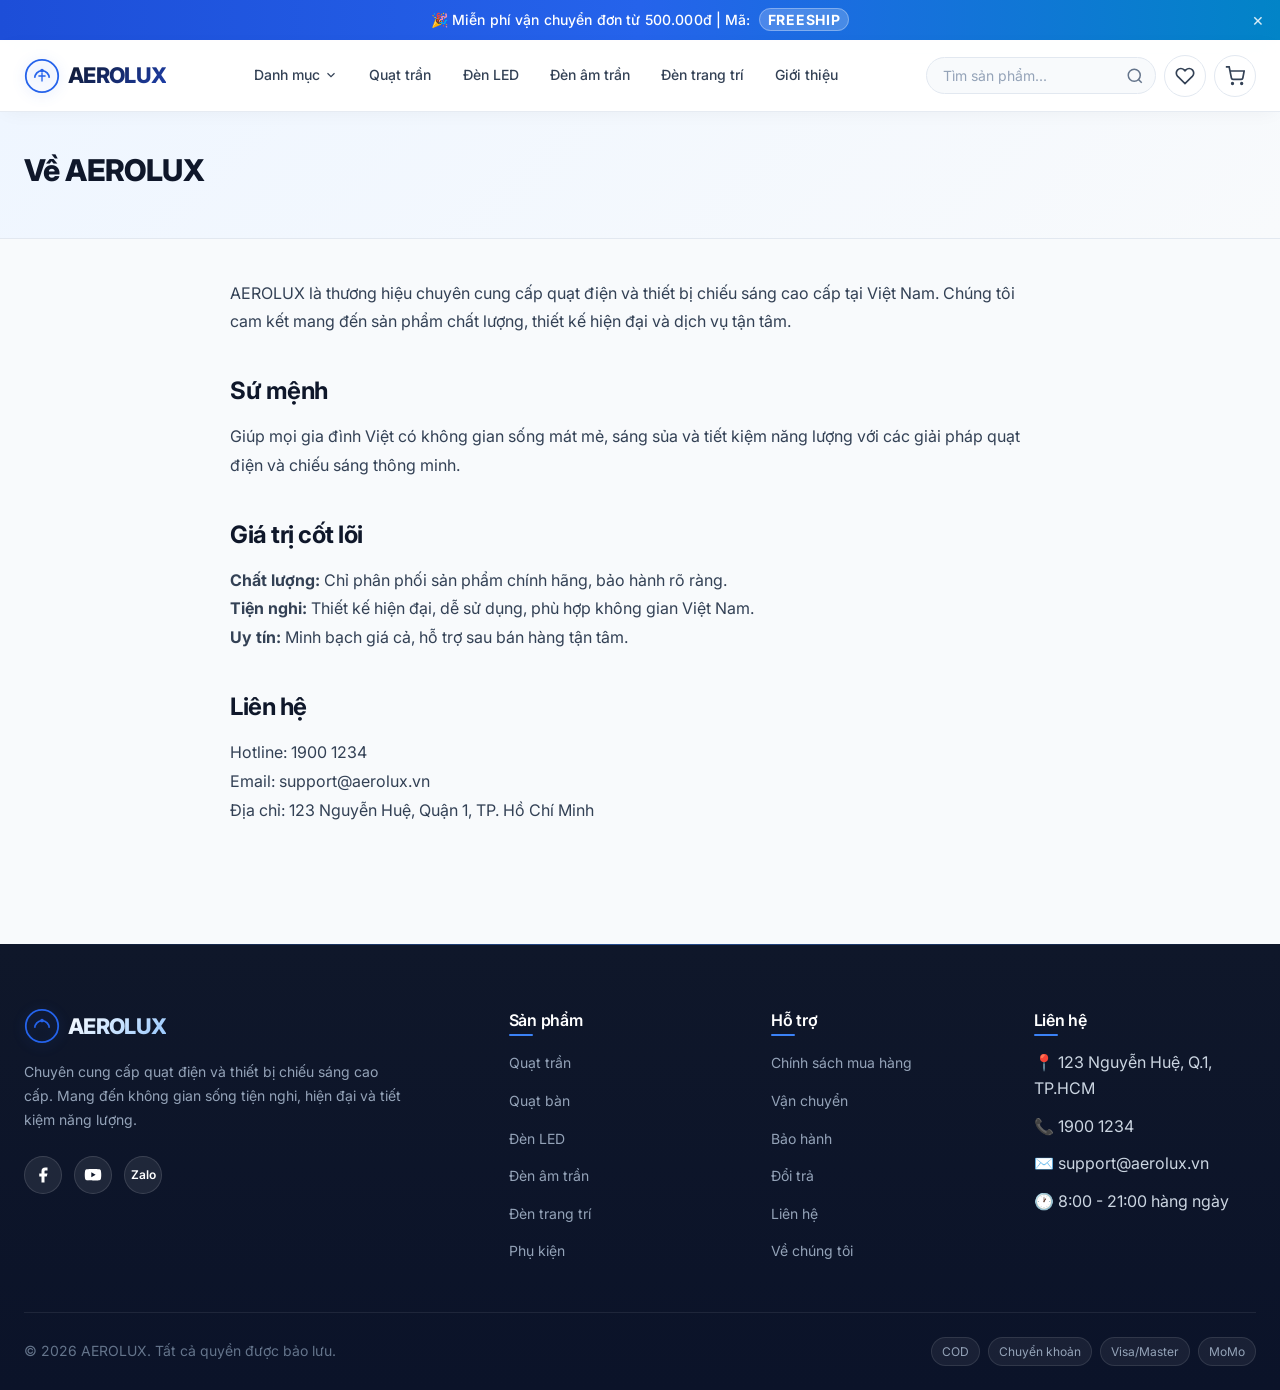
<file: about.html>
<!DOCTYPE html>
<html lang="vi">
<head>
  <meta charset="UTF-8">
  <meta name="viewport" content="width=device-width, initial-scale=1.0">
  <title>Về chúng tôi — AEROLUX</title>
  <link href="https://fonts.googleapis.com/css2?family=Inter:wght@300;400;500;600;700&display=swap" rel="stylesheet">
  <link rel="stylesheet" href="assets/css/variables.css">
  <link rel="stylesheet" href="assets/css/base.css">
  <link rel="stylesheet" href="assets/css/layout.css">
  <link rel="stylesheet" href="assets/css/components.css">
  <link rel="stylesheet" href="assets/css/pages.css">
  <link rel="stylesheet" href="assets/css/responsive.css">
</head>
<body>
  <div id="site-header"></div>
  <main class="main-content">
    <div class="page-header"><div class="container"><h1>Về AEROLUX</h1></div></div>
    <div class="container content-page">
      <p>AEROLUX là thương hiệu chuyên cung cấp quạt điện và thiết bị chiếu sáng cao cấp tại Việt Nam. Chúng tôi cam kết mang đến sản phẩm chất lượng, thiết kế hiện đại và dịch vụ tận tâm.</p>
      <h2>Sứ mệnh</h2>
      <p>Giúp mọi gia đình Việt có không gian sống mát mẻ, sáng sủa và tiết kiệm năng lượng với các giải pháp quạt điện và chiếu sáng thông minh.</p>
      <h2>Giá trị cốt lõi</h2>
      <p><strong>Chất lượng:</strong> Chỉ phân phối sản phẩm chính hãng, bảo hành rõ ràng.<br>
      <strong>Tiện nghi:</strong> Thiết kế hiện đại, dễ sử dụng, phù hợp không gian Việt Nam.<br>
      <strong>Uy tín:</strong> Minh bạch giá cả, hỗ trợ sau bán hàng tận tâm.</p>
      <h2>Liên hệ</h2>
      <p>Hotline: 1900 1234<br>Email: support@aerolux.vn<br>Địa chỉ: 123 Nguyễn Huệ, Quận 1, TP. Hồ Chí Minh</p>
    </div>
  </main>
  <div id="site-footer"></div>
  <script src="assets/js/data/categories.js"></script>
  <script src="assets/js/data/brands.js"></script>
  <script src="assets/js/data/products.js"></script>
  <script src="assets/js/core/utils.js"></script>
  <script src="assets/js/core/storage.js"></script>
  <script src="assets/js/core/product-service.js"></script>
  <script src="assets/js/core/cart-service.js"></script>
  <script src="assets/js/components/toast.js"></script>
  <script src="assets/js/components/product-card.js"></script>
  <script src="assets/js/components/header.js"></script>
  <script>document.addEventListener('DOMContentLoaded', initHeaderFooter);</script>
</body>
</html>
</file>
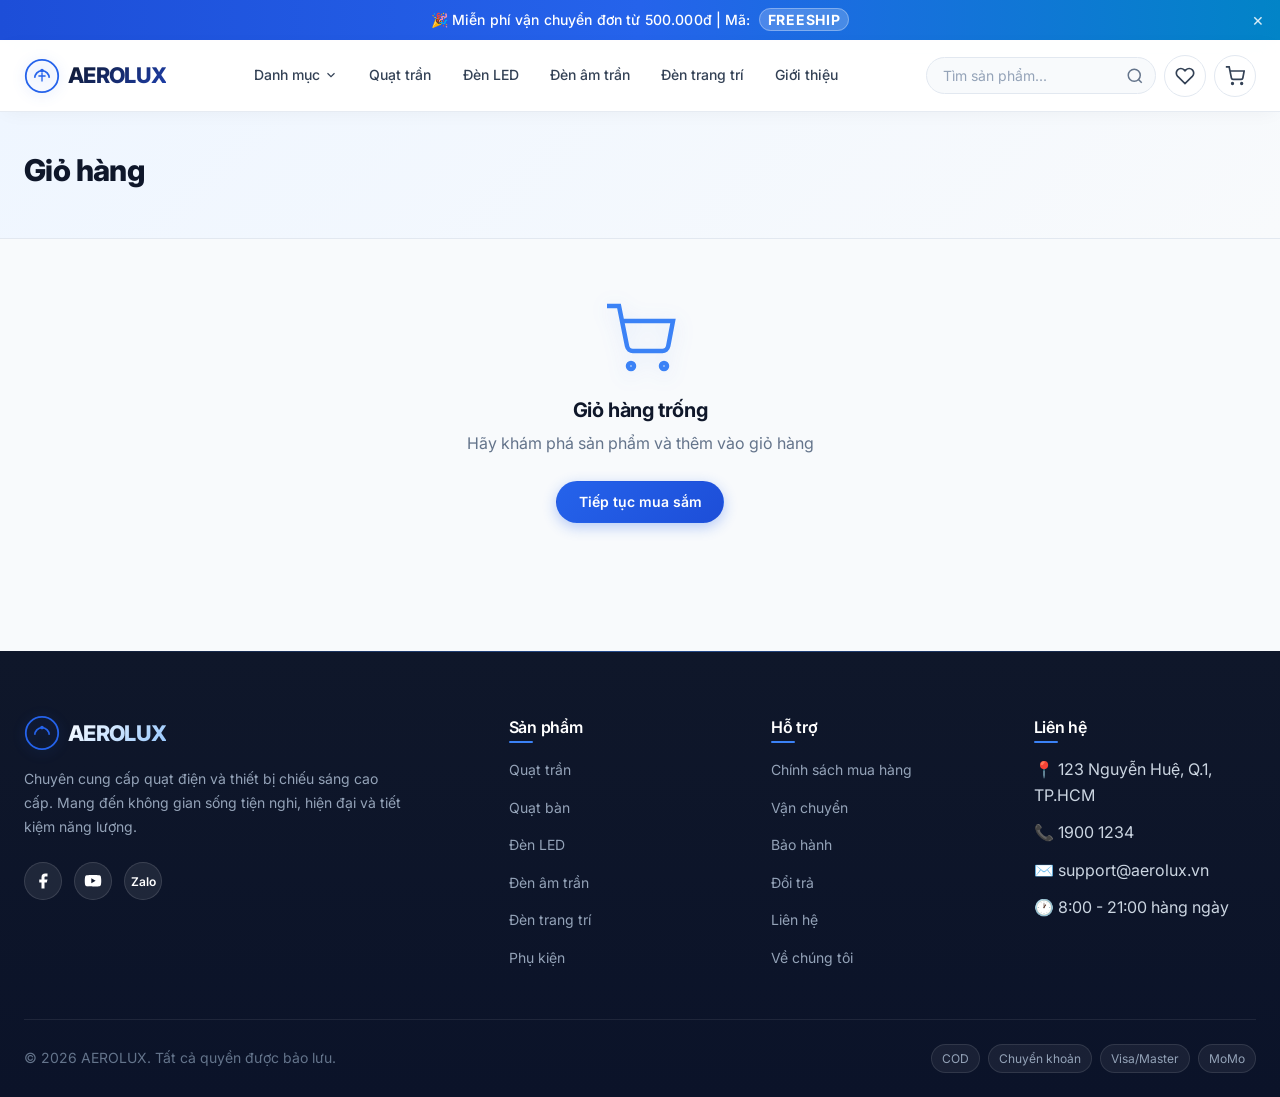
<file: cart.html>
<!DOCTYPE html>
<html lang="vi">
<head>
  <meta charset="UTF-8">
  <meta name="viewport" content="width=device-width, initial-scale=1.0">
  <title>Giỏ hàng — AEROLUX</title>
  <link href="https://fonts.googleapis.com/css2?family=Inter:wght@300;400;500;600;700&display=swap" rel="stylesheet">
  <link rel="stylesheet" href="assets/css/variables.css">
  <link rel="stylesheet" href="assets/css/base.css">
  <link rel="stylesheet" href="assets/css/layout.css">
  <link rel="stylesheet" href="assets/css/components.css">
  <link rel="stylesheet" href="assets/css/pages.css">
  <link rel="stylesheet" href="assets/css/responsive.css">
</head>
<body>
  <div id="site-header"></div>
  <main class="main-content">
    <div class="page-header">
      <div class="container"><h1>Giỏ hàng</h1></div>
    </div>
    <div class="container">
      <div id="cart-empty" class="empty-state" style="display:none">
        <svg viewBox="0 0 24 24" fill="none" stroke="currentColor" stroke-width="1.5"><circle cx="9" cy="21" r="1"/><circle cx="20" cy="21" r="1"/><path d="M1 1h4l2.68 13.39a2 2 0 0 0 2 1.61h9.72a2 2 0 0 0 2-1.61L23 6H6"/></svg>
        <h3>Giỏ hàng trống</h3>
        <p>Hãy khám phá sản phẩm và thêm vào giỏ hàng</p>
        <a href="index.html" class="btn btn-primary">Tiếp tục mua sắm</a>
      </div>
      <div class="cart-layout" id="cart-layout">
        <div class="cart-items" id="cart-items"></div>
        <div class="cart-summary">
          <h3>Tóm tắt đơn hàng</h3>
          <div class="coupon-form">
            <input type="text" id="coupon-input" placeholder="Mã giảm giá">
            <button class="btn btn-secondary btn-sm" id="apply-coupon">Áp dụng</button>
          </div>
          <p style="font-size:0.75rem;color:var(--color-text-muted);margin-bottom:1rem">Thử: AEROLUX10, AEROLUX50K, FREESHIP</p>
          <div class="cart-summary-row"><span>Tạm tính</span><span id="summary-subtotal">0₫</span></div>
          <div class="cart-summary-row"><span>Giảm giá</span><span id="summary-discount">0₫</span></div>
          <div class="cart-summary-row"><span>Phí vận chuyển</span><span id="summary-shipping">0₫</span></div>
          <div class="cart-summary-row total"><span>Tổng cộng</span><span id="summary-total">0₫</span></div>
          <a href="checkout.html" class="btn btn-primary btn-block btn-lg">Thanh toán</a>
          <a href="index.html" class="btn btn-ghost btn-block mt-2">Tiếp tục mua hàng</a>
        </div>
      </div>
    </div>
  </main>
  <div id="site-footer"></div>
  <script src="assets/js/data/categories.js"></script>
  <script src="assets/js/data/brands.js"></script>
  <script src="assets/js/data/products.js"></script>
  <script src="assets/js/core/utils.js"></script>
  <script src="assets/js/core/storage.js"></script>
  <script src="assets/js/core/product-service.js"></script>
  <script src="assets/js/core/cart-service.js"></script>
  <script src="assets/js/components/toast.js"></script>
  <script src="assets/js/components/product-card.js"></script>
  <script src="assets/js/components/header.js"></script>
  <script src="assets/js/pages/cart.js"></script>
</body>
</html>
</file>
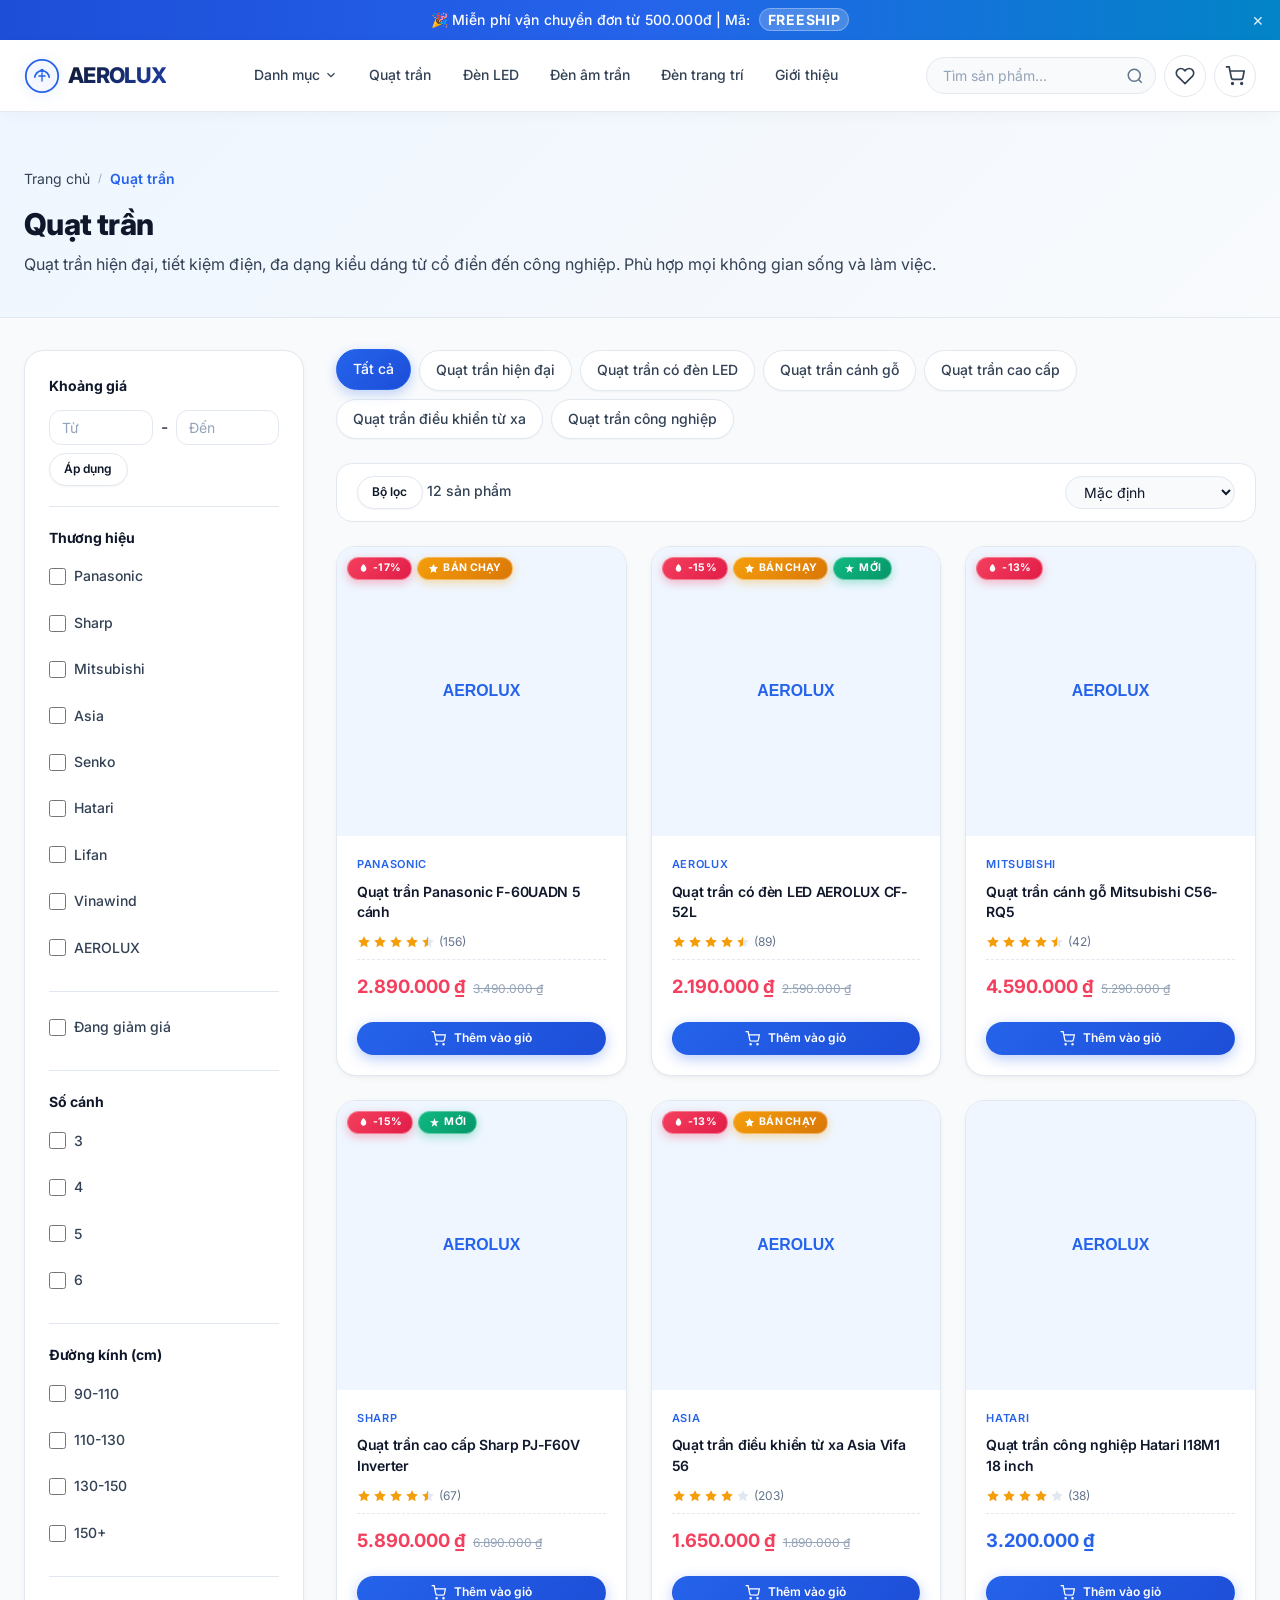
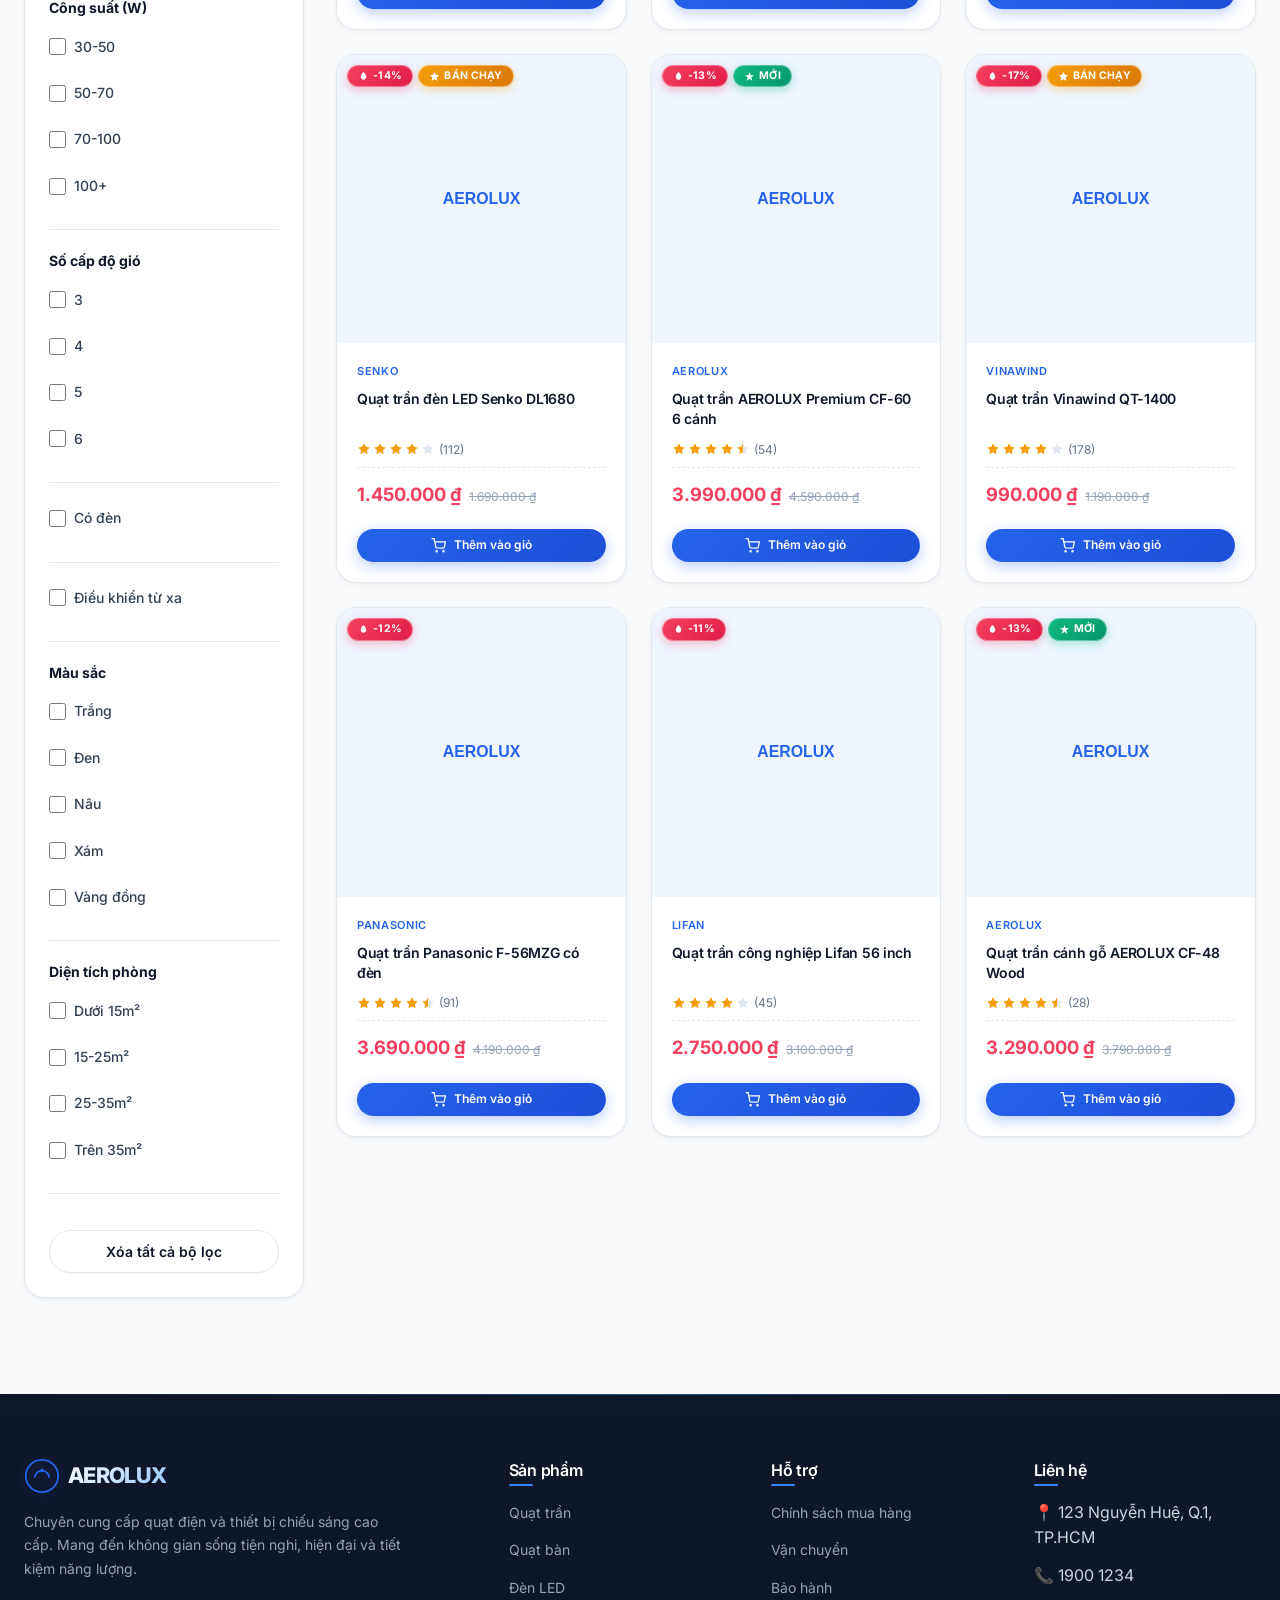
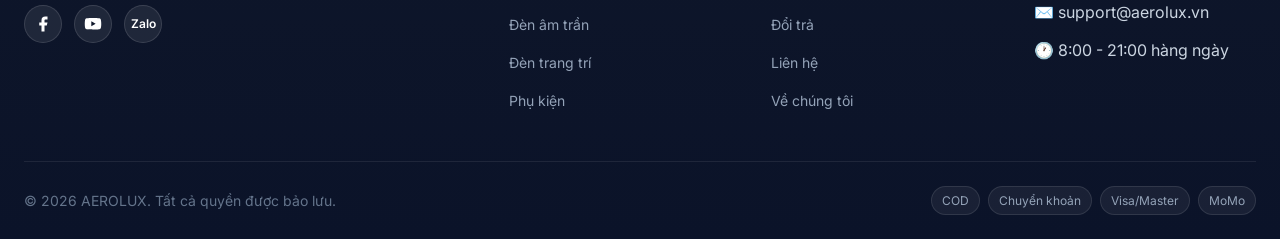
<file: category.html>
<!DOCTYPE html>
<html lang="vi">
<head>
  <meta charset="UTF-8">
  <meta name="viewport" content="width=device-width, initial-scale=1.0">
  <title>Danh mục — AEROLUX</title>
  <link rel="preconnect" href="https://fonts.googleapis.com">
  <link href="https://fonts.googleapis.com/css2?family=Inter:wght@300;400;500;600;700&display=swap" rel="stylesheet">
  <link rel="stylesheet" href="assets/css/variables.css">
  <link rel="stylesheet" href="assets/css/base.css">
  <link rel="stylesheet" href="assets/css/layout.css">
  <link rel="stylesheet" href="assets/css/components.css">
  <link rel="stylesheet" href="assets/css/pages.css">
  <link rel="stylesheet" href="assets/css/responsive.css">
</head>
<body>
  <div id="site-header"></div>
  <main class="main-content">
    <div class="page-header">
      <div class="container">
        <nav class="breadcrumb" id="breadcrumb"></nav>
        <h1 id="category-title">Danh mục</h1>
        <p id="category-desc"></p>
      </div>
    </div>
    <div class="container">
      <div class="category-layout">
        <aside class="filter-sidebar" id="filter-sidebar"></aside>
        <div class="category-products">
          <div class="subcategory-tags" id="subcategory-tags"></div>
          <div class="sort-bar">
            <div class="sort-bar-left">
              <button class="btn btn-secondary btn-sm mobile-filter-toggle" id="mobileFilterBtn">Bộ lọc</button>
              <span id="product-count">0 sản phẩm</span>
            </div>
            <select class="sort-select" id="sort-select">
              <option value="default">Mặc định</option>
              <option value="price-asc">Giá tăng dần</option>
              <option value="price-desc">Giá giảm dần</option>
              <option value="newest">Mới nhất</option>
              <option value="bestseller">Bán chạy</option>
              <option value="rating">Đánh giá cao</option>
            </select>
          </div>
          <div class="product-grid" id="product-grid"></div>
          <div class="pagination" id="pagination"></div>
        </div>
      </div>
    </div>
  </main>
  <div id="site-footer"></div>
  <script src="assets/js/data/categories.js"></script>
  <script src="assets/js/data/brands.js"></script>
  <script src="assets/js/data/products.js"></script>
  <script src="assets/js/core/utils.js"></script>
  <script src="assets/js/core/storage.js"></script>
  <script src="assets/js/core/product-service.js"></script>
  <script src="assets/js/core/cart-service.js"></script>
  <script src="assets/js/components/toast.js"></script>
  <script src="assets/js/components/product-card.js"></script>
  <script src="assets/js/components/header.js"></script>
  <script src="assets/js/pages/category.js"></script>
</body>
</html>
</file>
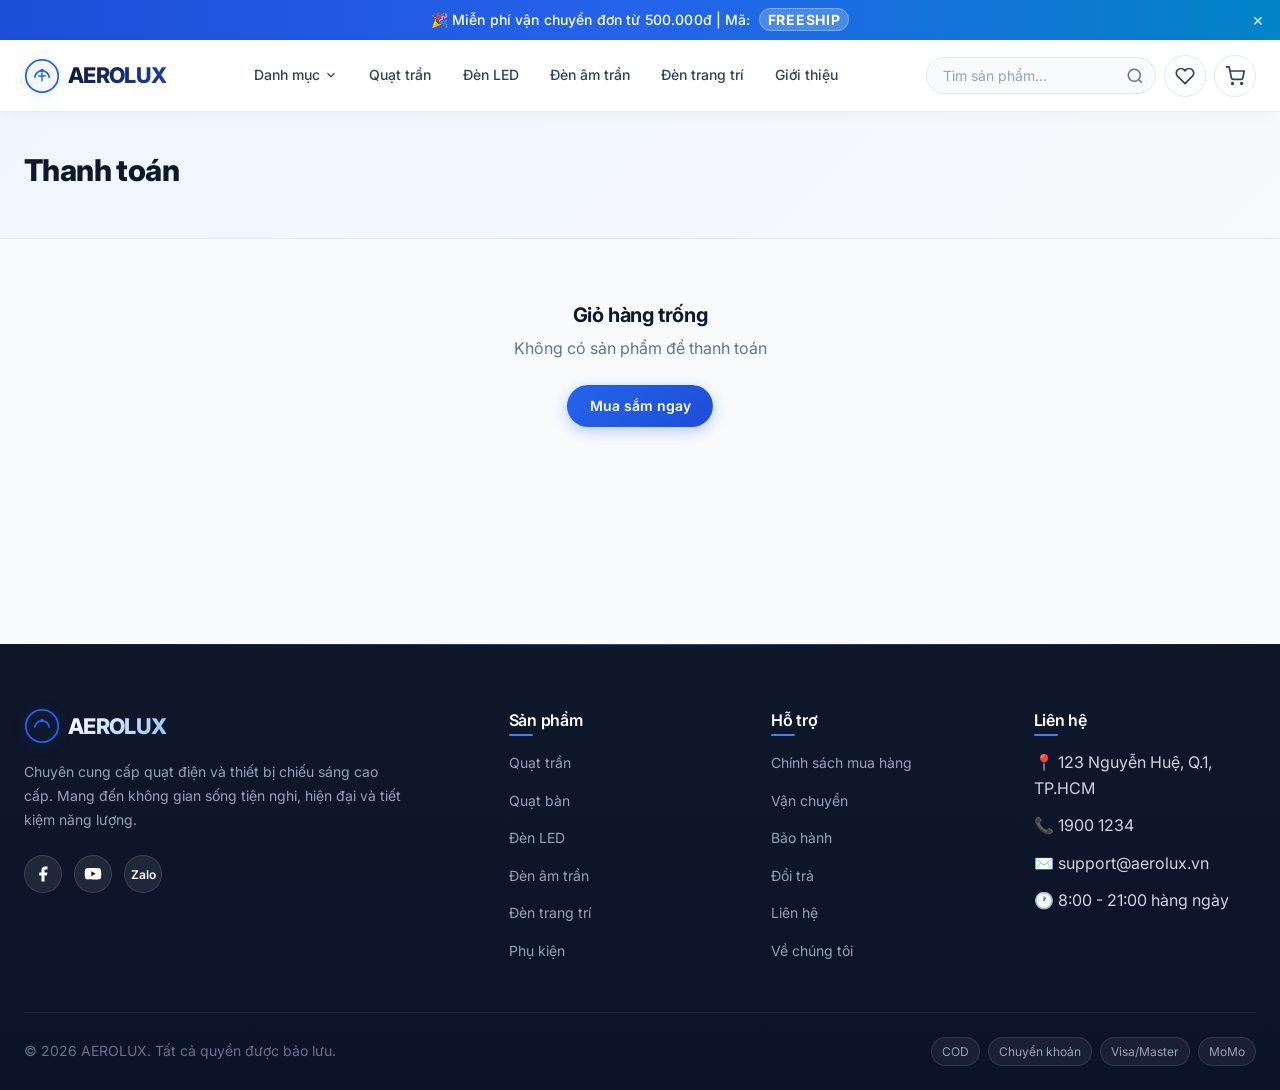
<file: checkout.html>
<!DOCTYPE html>
<html lang="vi">
<head>
  <meta charset="UTF-8">
  <meta name="viewport" content="width=device-width, initial-scale=1.0">
  <title>Thanh toán — AEROLUX</title>
  <link href="https://fonts.googleapis.com/css2?family=Inter:wght@300;400;500;600;700&display=swap" rel="stylesheet">
  <link rel="stylesheet" href="assets/css/variables.css">
  <link rel="stylesheet" href="assets/css/base.css">
  <link rel="stylesheet" href="assets/css/layout.css">
  <link rel="stylesheet" href="assets/css/components.css">
  <link rel="stylesheet" href="assets/css/pages.css">
  <link rel="stylesheet" href="assets/css/responsive.css">
</head>
<body>
  <div id="site-header"></div>
  <main class="main-content">
    <div class="page-header"><div class="container"><h1>Thanh toán</h1></div></div>
    <div class="container">
      <div id="checkout-empty" class="empty-state" style="display:none">
        <h3>Giỏ hàng trống</h3>
        <p>Không có sản phẩm để thanh toán</p>
        <a href="index.html" class="btn btn-primary">Mua sắm ngay</a>
      </div>
      <div id="order-success" class="order-success" style="display:none">
        <div class="order-success-icon">
          <svg viewBox="0 0 24 24" fill="none" stroke="currentColor" stroke-width="2"><polyline points="20 6 9 17 4 12"/></svg>
        </div>
        <h1>Đặt hàng thành công!</h1>
        <p>Cảm ơn bạn đã mua hàng tại AEROLUX. Đây là giao dịch demo — không có thanh toán thực tế.</p>
        <div class="order-code" id="order-code"></div>
        <p>Chúng tôi sẽ liên hệ xác nhận đơn hàng sớm nhất.</p>
        <a href="index.html" class="btn btn-primary mt-4">Về trang chủ</a>
      </div>
      <div class="checkout-layout" id="checkout-form-wrap">
        <form id="checkout-form" class="checkout-form">
          <div class="checkout-section">
            <h2>Thông tin nhận hàng</h2>
            <div class="form-row">
              <div class="form-group"><label>Họ và tên *</label><input type="text" id="c-name" required></div>
              <div class="form-group"><label>Số điện thoại *</label><input type="tel" id="c-phone" required placeholder="0xxxxxxxxx"></div>
            </div>
            <div class="form-group"><label>Email</label><input type="email" id="c-email"></div>
            <div class="form-group"><label>Địa chỉ *</label><input type="text" id="c-address" required></div>
            <div class="form-row">
              <div class="form-group"><label>Tỉnh/Thành phố *</label><input type="text" id="c-city" required></div>
              <div class="form-group"><label>Quận/Huyện</label><input type="text" id="c-district"></div>
            </div>
            <div class="form-group"><label>Ghi chú</label><textarea id="c-note" rows="2"></textarea></div>
          </div>
          <div class="checkout-section">
            <h2>Phương thức thanh toán</h2>
            <div class="payment-options">
              <label class="payment-option selected"><input type="radio" name="payment" value="cod" checked> Thanh toán khi nhận hàng (COD)</label>
              <label class="payment-option"><input type="radio" name="payment" value="transfer"> Chuyển khoản ngân hàng</label>
            </div>
          </div>
          <button type="submit" class="btn btn-primary btn-lg btn-block">Xác nhận đặt hàng</button>
          <p style="font-size:0.75rem;color:var(--color-text-muted);margin-top:1rem;text-align:center">Đây là quy trình demo. Không có giao dịch thanh toán thực tế.</p>
        </form>
        <div class="checkout-summary">
          <h3>Đơn hàng</h3>
          <div id="checkout-items"></div>
          <div class="cart-summary-row" style="margin-top:1rem"><span>Tạm tính</span><span id="c-subtotal">0₫</span></div>
          <div class="cart-summary-row"><span>Giảm giá</span><span id="c-discount">0₫</span></div>
          <div class="cart-summary-row"><span>Vận chuyển</span><span id="c-shipping">0₫</span></div>
          <div class="cart-summary-row total"><span>Tổng cộng</span><span id="c-total">0₫</span></div>
        </div>
      </div>
    </div>
  </main>
  <div id="site-footer"></div>
  <script src="assets/js/data/categories.js"></script>
  <script src="assets/js/data/brands.js"></script>
  <script src="assets/js/data/products.js"></script>
  <script src="assets/js/core/utils.js"></script>
  <script src="assets/js/core/storage.js"></script>
  <script src="assets/js/core/product-service.js"></script>
  <script src="assets/js/core/cart-service.js"></script>
  <script src="assets/js/components/toast.js"></script>
  <script src="assets/js/components/product-card.js"></script>
  <script src="assets/js/components/header.js"></script>
  <script src="assets/js/pages/checkout.js"></script>
</body>
</html>
</file>
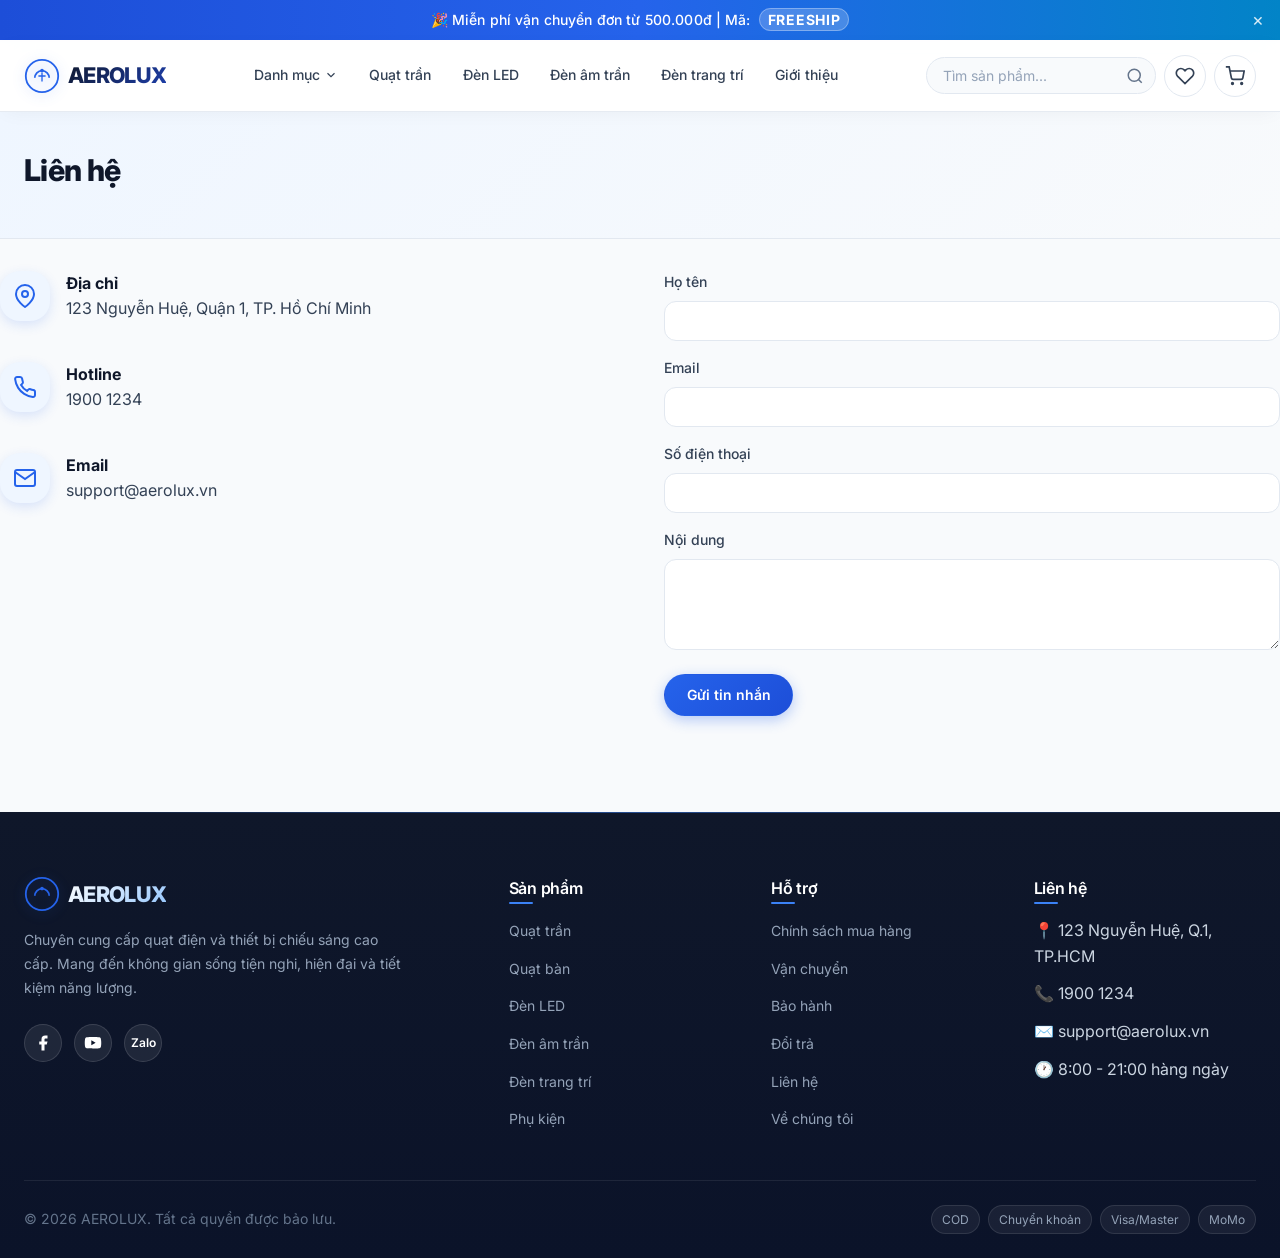
<file: contact.html>
<!DOCTYPE html>
<html lang="vi">
<head>
  <meta charset="UTF-8">
  <meta name="viewport" content="width=device-width, initial-scale=1.0">
  <title>Liên hệ — AEROLUX</title>
  <link href="https://fonts.googleapis.com/css2?family=Inter:wght@300;400;500;600;700&display=swap" rel="stylesheet">
  <link rel="stylesheet" href="assets/css/variables.css">
  <link rel="stylesheet" href="assets/css/base.css">
  <link rel="stylesheet" href="assets/css/layout.css">
  <link rel="stylesheet" href="assets/css/components.css">
  <link rel="stylesheet" href="assets/css/pages.css">
  <link rel="stylesheet" href="assets/css/responsive.css">
</head>
<body>
  <div id="site-header"></div>
  <main class="main-content">
    <div class="page-header"><div class="container"><h1>Liên hệ</h1></div></div>
    <div class="container contact-layout">
      <div>
        <div class="contact-info-item">
          <div class="contact-info-icon"><svg viewBox="0 0 24 24" fill="none" stroke="currentColor" stroke-width="2"><path d="M21 10c0 7-9 13-9 13s-9-6-9-13a9 9 0 0 1 18 0z"/><circle cx="12" cy="10" r="3"/></svg></div>
          <div><strong>Địa chỉ</strong><p>123 Nguyễn Huệ, Quận 1, TP. Hồ Chí Minh</p></div>
        </div>
        <div class="contact-info-item">
          <div class="contact-info-icon"><svg viewBox="0 0 24 24" fill="none" stroke="currentColor" stroke-width="2"><path d="M22 16.92v3a2 2 0 0 1-2.18 2 19.79 19.79 0 0 1-8.63-3.07 19.5 19.5 0 0 1-6-6 19.79 19.79 0 0 1-3.07-8.67A2 2 0 0 1 4.11 2h3a2 2 0 0 1 2 1.72 12.84 12.84 0 0 0 .7 2.81 2 2 0 0 1-.45 2.11L8.09 9.91a16 16 0 0 0 6 6l1.27-1.27a2 2 0 0 1 2.11-.45 12.84 12.84 0 0 0 2.81.7A2 2 0 0 1 22 16.92z"/></svg></div>
          <div><strong>Hotline</strong><p>1900 1234</p></div>
        </div>
        <div class="contact-info-item">
          <div class="contact-info-icon"><svg viewBox="0 0 24 24" fill="none" stroke="currentColor" stroke-width="2"><path d="M4 4h16c1.1 0 2 .9 2 2v12c0 1.1-.9 2-2 2H4c-1.1 0-2-.9-2-2V6c0-1.1.9-2 2-2z"/><polyline points="22,6 12,13 2,6"/></svg></div>
          <div><strong>Email</strong><p>support@aerolux.vn</p></div>
        </div>
      </div>
      <form id="contact-form" onsubmit="event.preventDefault();Toast.success('Cảm ơn bạn đã liên hệ! Chúng tôi sẽ phản hồi sớm.');this.reset();">
        <div class="form-group"><label>Họ tên</label><input type="text" required></div>
        <div class="form-group"><label>Email</label><input type="email" required></div>
        <div class="form-group"><label>Số điện thoại</label><input type="tel"></div>
        <div class="form-group"><label>Nội dung</label><textarea rows="4" required></textarea></div>
        <button type="submit" class="btn btn-primary">Gửi tin nhắn</button>
      </form>
    </div>
  </main>
  <div id="site-footer"></div>
  <script src="assets/js/data/categories.js"></script>
  <script src="assets/js/data/brands.js"></script>
  <script src="assets/js/data/products.js"></script>
  <script src="assets/js/core/utils.js"></script>
  <script src="assets/js/core/storage.js"></script>
  <script src="assets/js/core/product-service.js"></script>
  <script src="assets/js/core/cart-service.js"></script>
  <script src="assets/js/components/toast.js"></script>
  <script src="assets/js/components/product-card.js"></script>
  <script src="assets/js/components/header.js"></script>
  <script>document.addEventListener('DOMContentLoaded', initHeaderFooter);</script>
</body>
</html>
</file>
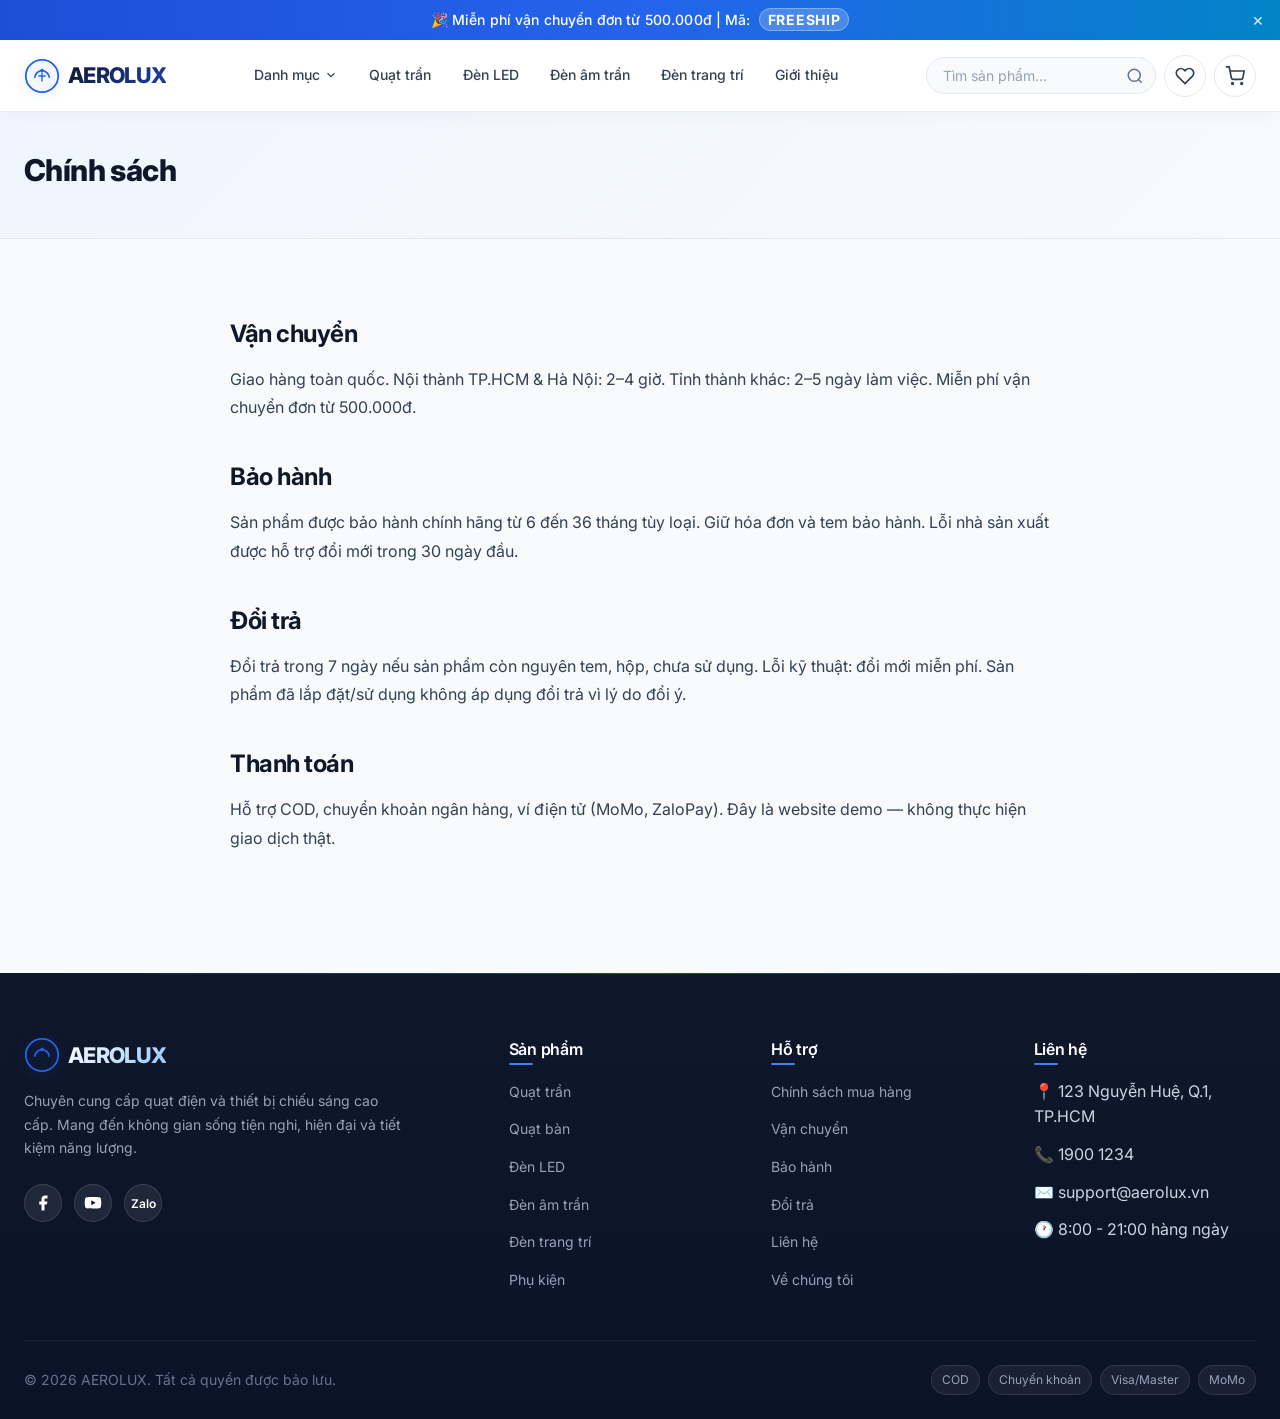
<file: policy.html>
<!DOCTYPE html>
<html lang="vi">
<head>
  <meta charset="UTF-8">
  <meta name="viewport" content="width=device-width, initial-scale=1.0">
  <title>Chính sách — AEROLUX</title>
  <link href="https://fonts.googleapis.com/css2?family=Inter:wght@300;400;500;600;700&display=swap" rel="stylesheet">
  <link rel="stylesheet" href="assets/css/variables.css">
  <link rel="stylesheet" href="assets/css/base.css">
  <link rel="stylesheet" href="assets/css/layout.css">
  <link rel="stylesheet" href="assets/css/components.css">
  <link rel="stylesheet" href="assets/css/pages.css">
  <link rel="stylesheet" href="assets/css/responsive.css">
</head>
<body>
  <div id="site-header"></div>
  <main class="main-content">
    <div class="page-header"><div class="container"><h1>Chính sách</h1></div></div>
    <div class="container content-page">
      <h2 id="shipping">Vận chuyển</h2>
      <p>Giao hàng toàn quốc. Nội thành TP.HCM & Hà Nội: 2–4 giờ. Tỉnh thành khác: 2–5 ngày làm việc. Miễn phí vận chuyển đơn từ 500.000đ.</p>
      <h2 id="warranty">Bảo hành</h2>
      <p>Sản phẩm được bảo hành chính hãng từ 6 đến 36 tháng tùy loại. Giữ hóa đơn và tem bảo hành. Lỗi nhà sản xuất được hỗ trợ đổi mới trong 30 ngày đầu.</p>
      <h2 id="return">Đổi trả</h2>
      <p>Đổi trả trong 7 ngày nếu sản phẩm còn nguyên tem, hộp, chưa sử dụng. Lỗi kỹ thuật: đổi mới miễn phí. Sản phẩm đã lắp đặt/sử dụng không áp dụng đổi trả vì lý do đổi ý.</p>
      <h2>Thanh toán</h2>
      <p>Hỗ trợ COD, chuyển khoản ngân hàng, ví điện tử (MoMo, ZaloPay). Đây là website demo — không thực hiện giao dịch thật.</p>
    </div>
  </main>
  <div id="site-footer"></div>
  <script src="assets/js/data/categories.js"></script>
  <script src="assets/js/data/brands.js"></script>
  <script src="assets/js/data/products.js"></script>
  <script src="assets/js/core/utils.js"></script>
  <script src="assets/js/core/storage.js"></script>
  <script src="assets/js/core/product-service.js"></script>
  <script src="assets/js/core/cart-service.js"></script>
  <script src="assets/js/components/toast.js"></script>
  <script src="assets/js/components/product-card.js"></script>
  <script src="assets/js/components/header.js"></script>
  <script>document.addEventListener('DOMContentLoaded', initHeaderFooter);</script>
</body>
</html>
</file>
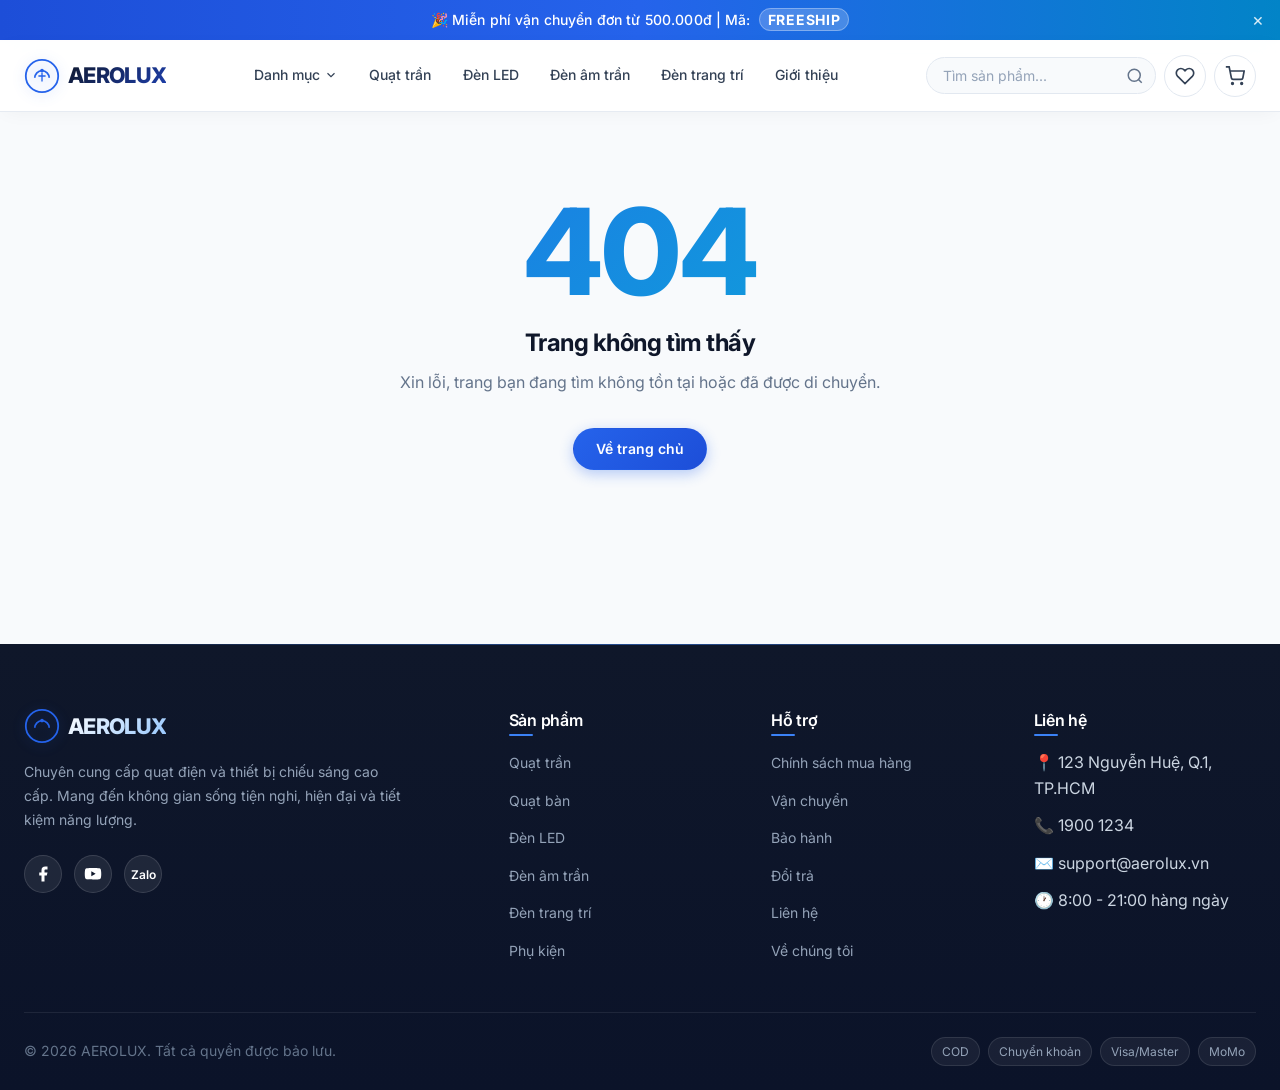
<file: product.html>
<!DOCTYPE html>
<html lang="vi">
<head>
  <meta charset="UTF-8">
  <meta name="viewport" content="width=device-width, initial-scale=1.0">
  <title>Sản phẩm — AEROLUX</title>
  <link href="https://fonts.googleapis.com/css2?family=Inter:wght@300;400;500;600;700&display=swap" rel="stylesheet">
  <link rel="stylesheet" href="assets/css/variables.css">
  <link rel="stylesheet" href="assets/css/base.css">
  <link rel="stylesheet" href="assets/css/layout.css">
  <link rel="stylesheet" href="assets/css/components.css">
  <link rel="stylesheet" href="assets/css/pages.css">
  <link rel="stylesheet" href="assets/css/responsive.css">
</head>
<body>
  <div id="site-header"></div>
  <main class="main-content">
    <div class="container">
      <nav class="breadcrumb" id="breadcrumb"></nav>
      <div class="product-detail">
        <div class="product-gallery">
          <div class="gallery-main">
            <img id="gallery-main-img" src="" alt="">
          </div>
          <div class="gallery-thumbs" id="gallery-thumbs"></div>
        </div>
        <div class="product-info">
          <div class="product-info-brand" id="product-brand"></div>
          <h1 class="product-info-title" id="product-name"></h1>
          <div class="product-info-meta">
            <span id="product-rating"></span>
            <span class="product-info-sku">SKU: <span id="product-sku"></span></span>
          </div>
          <div class="product-info-price" id="product-price"></div>
          <div id="product-variants" class="product-variants"></div>
          <div class="product-stock" id="product-stock"></div>
          <div class="product-warranty" id="product-warranty-wrap">
            <svg viewBox="0 0 24 24" width="18" height="18" fill="none" stroke="currentColor" stroke-width="2"><path d="M12 22s8-4 8-10V5l-8-3-8 3v7c0 6 8 10 8 10z"/></svg>
            <span id="product-warranty"></span>
          </div>
          <div class="product-actions">
            <div class="qty-selector">
              <button class="qty-btn" id="qty-minus">−</button>
              <input type="number" class="qty-input" id="qty-input" value="1" min="1">
              <button class="qty-btn" id="qty-plus">+</button>
            </div>
            <button class="btn btn-primary btn-lg" id="btn-add-cart">Thêm vào giỏ</button>
            <button class="btn btn-accent btn-lg" id="btn-buy-now">Mua ngay</button>
            <button class="btn btn-ghost btn-icon" id="btn-wishlist" title="Yêu thích">
              <svg viewBox="0 0 24 24" width="22" height="22" fill="none" stroke="currentColor" stroke-width="2"><path d="M20.84 4.61a5.5 5.5 0 0 0-7.78 0L12 5.67l-1.06-1.06a5.5 5.5 0 0 0-7.78 7.78l1.06 1.06L12 21.23l7.78-7.78 1.06-1.06a5.5 5.5 0 0 0 0-7.78z"/></svg>
            </button>
          </div>
        </div>
      </div>

      <div class="product-tabs-section">
        <div class="tabs">
          <button class="tab-btn active" data-tab="tab-description">Mô tả</button>
          <button class="tab-btn" data-tab="tab-specs">Thông số kỹ thuật</button>
          <button class="tab-btn" data-tab="tab-reviews">Đánh giá</button>
        </div>
        <div class="tab-content active" id="tab-description"></div>
        <div class="tab-content" id="tab-specs"></div>
        <div class="tab-content" id="tab-reviews">
          <div id="reviews-list"></div>
          <div class="review-form-card" id="review-form-section">
            <h3>Gửi đánh giá của bạn</h3>
            <p class="review-form-notice">Chia sẻ trải nghiệm sử dụng thực tế của bạn về sản phẩm này</p>
            <form id="review-form">
              <div class="form-group">
                <label>Họ tên *</label>
                <input type="text" id="review-name" placeholder="Ví dụ: Nguyễn Văn An" required>
              </div>
              <div class="form-group">
                <label>Mức độ hài lòng *</label>
                <div class="rating-input">
                  <input type="radio" name="rating" value="5" id="r5"><label for="r5" title="5 sao">★</label>
                  <input type="radio" name="rating" value="4" id="r4"><label for="r4" title="4 sao">★</label>
                  <input type="radio" name="rating" value="3" id="r3"><label for="r3" title="3 sao">★</label>
                  <input type="radio" name="rating" value="2" id="r2"><label for="r2" title="2 sao">★</label>
                  <input type="radio" name="rating" value="1" id="r1"><label for="r1" title="1 sao">★</label>
                </div>
              </div>
              <div class="form-group">
                <label>Nội dung đánh giá *</label>
                <textarea id="review-content" rows="4" placeholder="Cảm nhận về chất lượng, độ bền, độ êm ái, độ sáng..." required></textarea>
              </div>
              <button type="submit" class="btn btn-primary">Gửi đánh giá</button>
            </form>
          </div>
        </div>
      </div>

      <div class="related-products">
        <div class="section-header">
          <h2 class="section-title">Sản phẩm liên quan</h2>
        </div>
        <div class="product-grid" id="related-products"></div>
      </div>

      <div class="related-products" id="recent-section" style="display:none">
        <div class="section-header">
          <h2 class="section-title">Đã xem gần đây</h2>
        </div>
        <div class="product-grid" id="recent-products"></div>
      </div>
    </div>
  </main>
  <div id="site-footer"></div>
  <script src="assets/js/data/categories.js"></script>
  <script src="assets/js/data/brands.js"></script>
  <script src="assets/js/data/products.js"></script>
  <script src="assets/js/core/utils.js"></script>
  <script src="assets/js/core/storage.js"></script>
  <script src="assets/js/core/product-service.js"></script>
  <script src="assets/js/core/cart-service.js"></script>
  <script src="assets/js/components/toast.js"></script>
  <script src="assets/js/components/product-card.js"></script>
  <script src="assets/js/components/header.js"></script>
  <script src="assets/js/pages/product.js"></script>
</body>
</html>
</file>
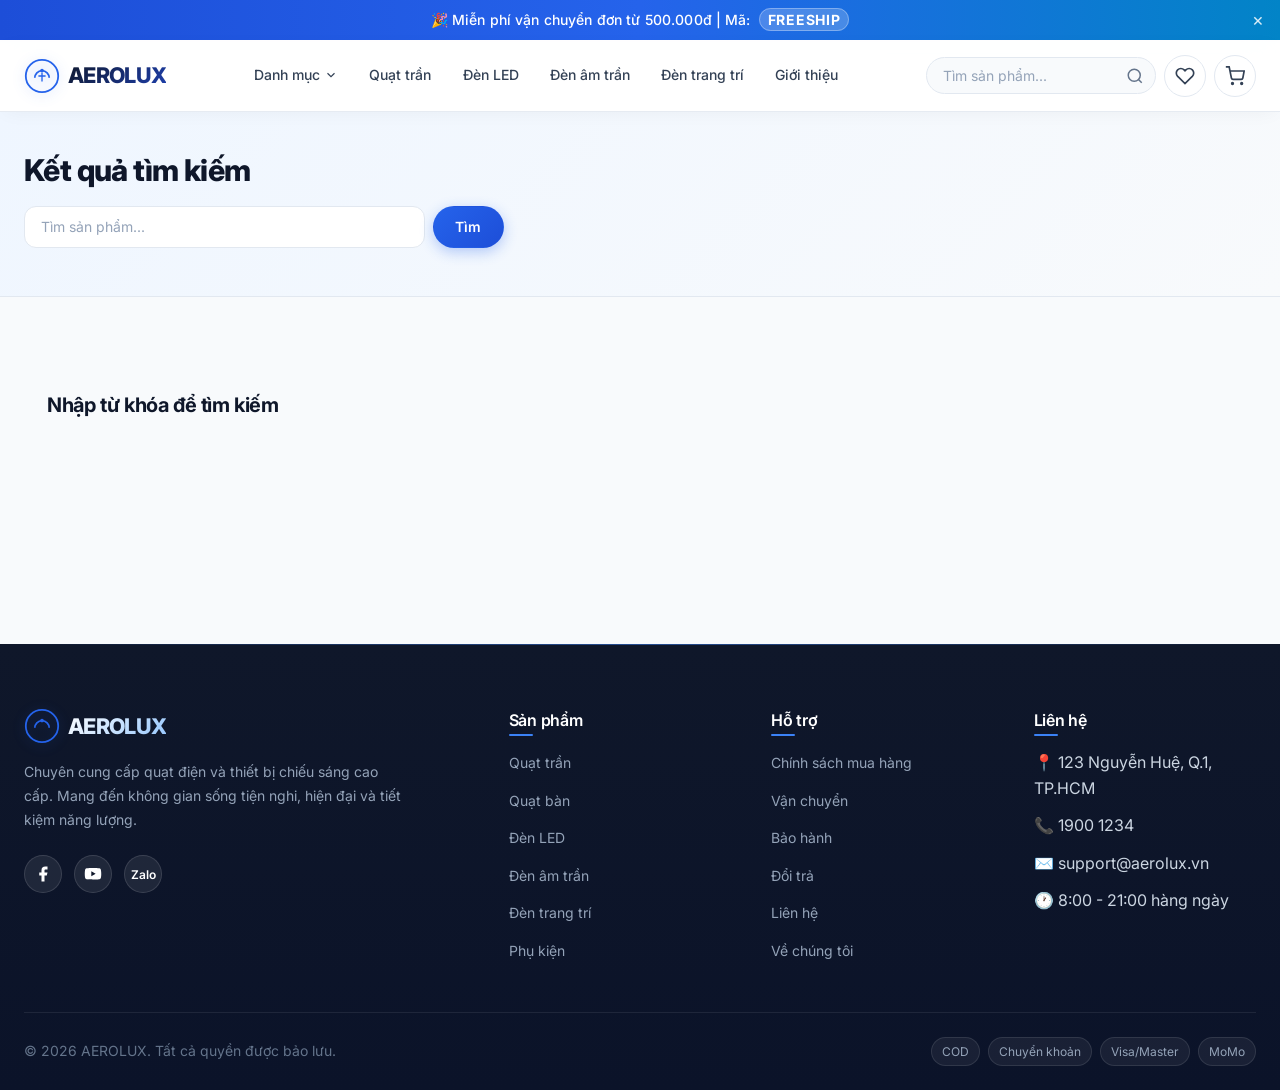
<file: search.html>
<!DOCTYPE html>
<html lang="vi">
<head>
  <meta charset="UTF-8">
  <meta name="viewport" content="width=device-width, initial-scale=1.0">
  <title>Tìm kiếm — AEROLUX</title>
  <link href="https://fonts.googleapis.com/css2?family=Inter:wght@300;400;500;600;700&display=swap" rel="stylesheet">
  <link rel="stylesheet" href="assets/css/variables.css">
  <link rel="stylesheet" href="assets/css/base.css">
  <link rel="stylesheet" href="assets/css/layout.css">
  <link rel="stylesheet" href="assets/css/components.css">
  <link rel="stylesheet" href="assets/css/pages.css">
  <link rel="stylesheet" href="assets/css/responsive.css">
</head>
<body>
  <div id="site-header"></div>
  <main class="main-content">
    <div class="page-header">
      <div class="container">
        <h1>Kết quả tìm kiếm <span id="search-query"></span></h1>
        <form id="search-form-page" style="max-width:480px;margin-top:1rem;display:flex;gap:0.5rem">
          <input type="search" id="search-input-page" placeholder="Tìm sản phẩm..." style="flex:1">
          <button type="submit" class="btn btn-primary">Tìm</button>
        </form>
        <p id="search-count" style="margin-top:0.5rem;color:var(--color-text-muted)"></p>
      </div>
    </div>
    <div class="container" style="padding:2rem 1rem">
      <div class="product-grid" id="search-results"></div>
    </div>
  </main>
  <div id="site-footer"></div>
  <script src="assets/js/data/categories.js"></script>
  <script src="assets/js/data/brands.js"></script>
  <script src="assets/js/data/products.js"></script>
  <script src="assets/js/core/utils.js"></script>
  <script src="assets/js/core/storage.js"></script>
  <script src="assets/js/core/product-service.js"></script>
  <script src="assets/js/core/cart-service.js"></script>
  <script src="assets/js/components/toast.js"></script>
  <script src="assets/js/components/product-card.js"></script>
  <script src="assets/js/components/header.js"></script>
  <script src="assets/js/pages/search.js"></script>
</body>
</html>
</file>
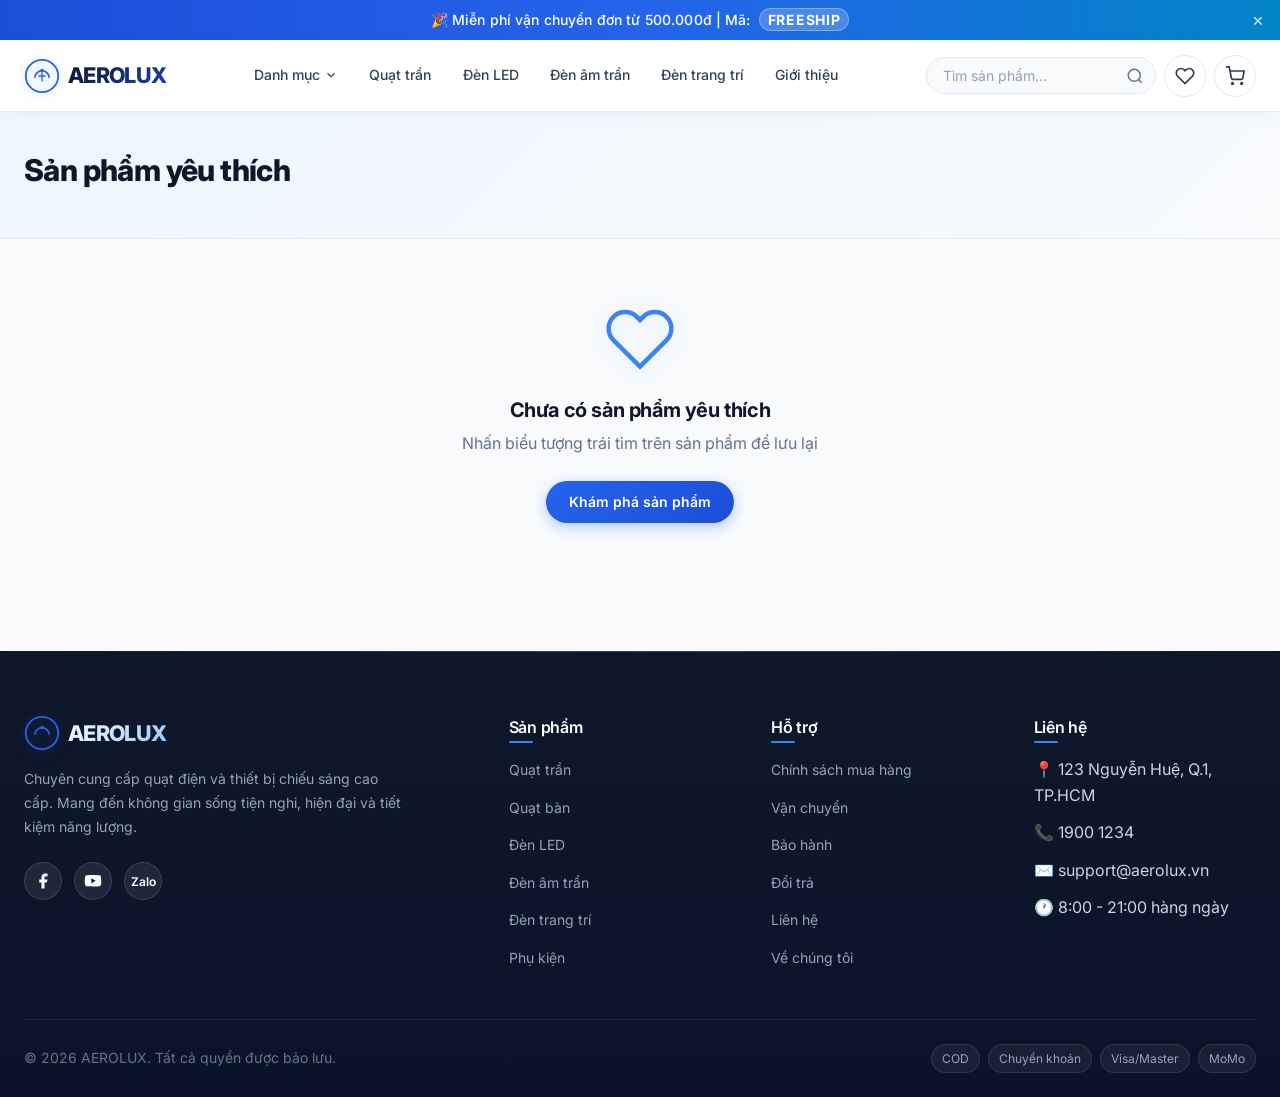
<file: wishlist.html>
<!DOCTYPE html>
<html lang="vi">
<head>
  <meta charset="UTF-8">
  <meta name="viewport" content="width=device-width, initial-scale=1.0">
  <title>Yêu thích — AEROLUX</title>
  <link href="https://fonts.googleapis.com/css2?family=Inter:wght@300;400;500;600;700&display=swap" rel="stylesheet">
  <link rel="stylesheet" href="assets/css/variables.css">
  <link rel="stylesheet" href="assets/css/base.css">
  <link rel="stylesheet" href="assets/css/layout.css">
  <link rel="stylesheet" href="assets/css/components.css">
  <link rel="stylesheet" href="assets/css/pages.css">
  <link rel="stylesheet" href="assets/css/responsive.css">
</head>
<body>
  <div id="site-header"></div>
  <main class="main-content">
    <div class="page-header"><div class="container"><h1>Sản phẩm yêu thích</h1></div></div>
    <div class="container">
      <div id="wishlist-empty" class="empty-state" style="display:none">
        <svg viewBox="0 0 24 24" fill="none" stroke="currentColor" stroke-width="1.5"><path d="M20.84 4.61a5.5 5.5 0 0 0-7.78 0L12 5.67l-1.06-1.06a5.5 5.5 0 0 0-7.78 7.78l1.06 1.06L12 21.23l7.78-7.78 1.06-1.06a5.5 5.5 0 0 0 0-7.78z"/></svg>
        <h3>Chưa có sản phẩm yêu thích</h3>
        <p>Nhấn biểu tượng trái tim trên sản phẩm để lưu lại</p>
        <a href="index.html" class="btn btn-primary">Khám phá sản phẩm</a>
      </div>
      <div class="wishlist-grid product-grid" id="wishlist-grid"></div>
    </div>
  </main>
  <div id="site-footer"></div>
  <script src="assets/js/data/categories.js"></script>
  <script src="assets/js/data/brands.js"></script>
  <script src="assets/js/data/products.js"></script>
  <script src="assets/js/core/utils.js"></script>
  <script src="assets/js/core/storage.js"></script>
  <script src="assets/js/core/product-service.js"></script>
  <script src="assets/js/core/cart-service.js"></script>
  <script src="assets/js/components/toast.js"></script>
  <script src="assets/js/components/product-card.js"></script>
  <script src="assets/js/components/header.js"></script>
  <script src="assets/js/pages/wishlist.js"></script>
</body>
</html>
</file>
<file: assets/css/variables.css>
:root {
  /* Modern Vibrant Brand Colors */
  --color-primary: #2563eb;          /* Electric Royal Blue */
  --color-primary-dark: #1d4ed8;     /* Deep Sapphire Blue */
  --color-primary-light: #3b82f6;    /* Bright Sky Blue */
  --color-primary-subtle: #eff6ff;   /* Softest Ice Blue */
  --color-primary-rgb: 37, 99, 235;

  /* Fresh Vibrant Accents */
  --color-accent: #059669;           /* Fresh Emerald Green */
  --color-accent-light: #ecfdf5;     /* Mint Ice */
  --color-accent-hover: #047857;     /* Deep Emerald */
  --color-accent-rgb: 5, 150, 105;

  --color-cyan: #06b6d4;             /* Radiant Cyan */
  --color-cyan-light: #ecfeff;
  
  --color-warm: #f59e0b;             /* Radiant Warm Amber */
  --color-warm-light: #fffbeb;
  
  /* Backgrounds & Surfaces (Bright, clean, fresh) */
  --color-bg: #f8fafc;               /* Slate 50 - Fresh crisp canvas */
  --color-bg-alt: #f1f5f9;           /* Slate 100 - Clean soft contrast */
  --color-bg-soft: #e2e8f0;          /* Slate 200 */
  --color-surface: #ffffff;          /* Pure White */
  --color-surface-hover: #f8fafc;
  --color-surface-glass: rgba(255, 255, 255, 0.88);
  --color-surface-glass-border: rgba(255, 255, 255, 0.4);
  
  /* Text Tones (High contrast, modern readability) */
  --color-text: #0f172a;             /* Slate 900 - Sharp, deep */
  --color-text-secondary: #334155;   /* Slate 700 - Balanced body */
  --color-text-muted: #64748b;       /* Slate 500 - Gentle captions */
  --color-text-light: #94a3b8;       /* Slate 400 - Subtle placeholders */
  
  /* Borders */
  --color-border: #e2e8f0;           /* Soft clean border */
  --color-border-subtle: #f1f5f9;
  --color-border-dark: #cbd5e1;
  --color-border-focus: #3b82f6;
  
  /* Status Colors */
  --color-success: #10b981;          /* Bright Emerald */
  --color-warning: #f59e0b;          /* Vibrant Amber */
  --color-danger: #ef4444;           /* Vibrant Coral Red */
  --color-info: #0284c7;             /* Ocean Blue */
  
  /* Product Badges */
  --color-sale: #f43f5e;             /* Rose / Coral */
  --color-new: #10b981;              /* Emerald */
  --color-bestseller: #f59e0b;       /* Amber Gold */

  /* Gradients */
  --gradient-primary: linear-gradient(135deg, #2563eb 0%, #1d4ed8 100%);
  --gradient-primary-glow: linear-gradient(135deg, #3b82f6 0%, #1d4ed8 50%, #0284c7 100%);
  --gradient-accent: linear-gradient(135deg, #10b981 0%, #059669 100%);
  --gradient-hero: radial-gradient(circle at 85% 15%, rgba(6, 182, 212, 0.28) 0%, transparent 55%), radial-gradient(circle at 15% 85%, rgba(245, 158, 11, 0.18) 0%, transparent 50%), linear-gradient(135deg, #0b1528 0%, #172554 45%, #1e40af 100%);
  --gradient-sale: linear-gradient(135deg, #ff416c 0%, #ff4b2b 100%);
  --gradient-new: linear-gradient(135deg, #10b981 0%, #059669 100%);
  --gradient-bestseller: linear-gradient(135deg, #f59e0b 0%, #d97706 100%);
  --gradient-banner: linear-gradient(135deg, #0f172a 0%, #1e293b 60%, #1e3a8a 100%);
  --gradient-footer: linear-gradient(180deg, #0f172a 0%, #0b1329 100%);
  --gradient-card-overlay: linear-gradient(to top, rgba(15, 23, 42, 0.85) 0%, rgba(15, 23, 42, 0.3) 50%, transparent 100%);
  
  /* Typography */
  --font-primary: 'Inter', -apple-system, BlinkMacSystemFont, 'Segoe UI', Roboto, sans-serif;
  --font-heading: 'Inter', -apple-system, BlinkMacSystemFont, 'Segoe UI', Roboto, sans-serif;
  
  --text-xs: 0.75rem;
  --text-sm: 0.875rem;
  --text-base: 1rem;
  --text-lg: 1.125rem;
  --text-xl: 1.25rem;
  --text-2xl: 1.5rem;
  --text-3xl: 1.875rem;
  --text-4xl: 2.25rem;
  --text-5xl: 3rem;
  
  --font-light: 300;
  --font-normal: 400;
  --font-medium: 500;
  --font-semibold: 600;
  --font-bold: 700;
  --font-extrabold: 800;
  
  /* Spacing */
  --space-1: 0.25rem;
  --space-2: 0.5rem;
  --space-3: 0.75rem;
  --space-4: 1rem;
  --space-5: 1.25rem;
  --space-6: 1.5rem;
  --space-8: 2rem;
  --space-10: 2.5rem;
  --space-12: 3rem;
  --space-16: 4rem;
  --space-20: 5rem;
  
  /* Border radius (Modern smooth geometry) */
  --radius-xs: 0.25rem;   /* 4px */
  --radius-sm: 0.5rem;    /* 8px */
  --radius-md: 0.75rem;   /* 12px */
  --radius-lg: 1rem;      /* 16px */
  --radius-xl: 1.25rem;   /* 20px */
  --radius-2xl: 1.75rem;  /* 28px */
  --radius-full: 9999px;
  
  /* Modern Multi-layer Shadows */
  --shadow-xs: 0 1px 2px rgba(15, 23, 42, 0.04);
  --shadow-sm: 0 2px 6px -1px rgba(15, 23, 42, 0.06), 0 1px 3px -1px rgba(15, 23, 42, 0.04);
  --shadow-md: 0 8px 18px -4px rgba(15, 23, 42, 0.06), 0 3px 8px -2px rgba(15, 23, 42, 0.04);
  --shadow-lg: 0 16px 32px -8px rgba(37, 99, 235, 0.1), 0 6px 14px -3px rgba(15, 23, 42, 0.04);
  --shadow-xl: 0 24px 48px -12px rgba(37, 99, 235, 0.16), 0 10px 20px -6px rgba(15, 23, 42, 0.06);
  --shadow-card-hover: 0 20px 35px -10px rgba(37, 99, 235, 0.14), 0 8px 16px -4px rgba(15, 23, 42, 0.04);
  --shadow-glow: 0 0 24px rgba(37, 99, 235, 0.3);
  --shadow-glow-warm: 0 0 24px rgba(245, 158, 11, 0.3);
  
  /* Transitions */
  --transition-fast: 150ms cubic-bezier(0.16, 1, 0.3, 1);
  --transition-base: 220ms cubic-bezier(0.16, 1, 0.3, 1);
  --transition-slow: 350ms cubic-bezier(0.16, 1, 0.3, 1);
  
  /* Layout */
  --container-max: 1360px;
  --header-height: 72px;
  --announcement-height: 40px;
  
  /* Z-index */
  --z-dropdown: 100;
  --z-sticky: 200;
  --z-modal: 300;
  --z-toast: 400;
  --z-mega: 150;
}
</file>
<file: assets/css/base.css>
*,
*::before,
*::after {
  box-sizing: border-box;
  margin: 0;
  padding: 0;
}

html {
  font-size: 16px;
  scroll-behavior: smooth;
  -webkit-text-size-adjust: 100%;
}

body {
  font-family: var(--font-primary);
  font-size: var(--text-base);
  font-weight: var(--font-normal);
  line-height: 1.6;
  color: var(--color-text);
  background-color: var(--color-bg);
  -webkit-font-smoothing: antialiased;
  -moz-osx-font-smoothing: grayscale;
  overflow-x: hidden;
}

/* Custom modern scrollbar */
::-webkit-scrollbar {
  width: 8px;
  height: 8px;
}

::-webkit-scrollbar-track {
  background: var(--color-bg-alt);
}

::-webkit-scrollbar-thumb {
  background: var(--color-border-dark);
  border-radius: var(--radius-full);
}

::-webkit-scrollbar-thumb:hover {
  background: var(--color-text-light);
}

img {
  max-width: 100%;
  height: auto;
  display: block;
}

a {
  color: inherit;
  text-decoration: none;
  transition: color var(--transition-fast), opacity var(--transition-fast);
}

a:hover {
  color: var(--color-primary);
}

button {
  font-family: inherit;
  font-size: inherit;
  border: none;
  background: none;
  cursor: pointer;
  color: inherit;
}

ul, ol {
  list-style: none;
}

h1, h2, h3, h4, h5, h6 {
  font-family: var(--font-heading);
  font-weight: var(--font-bold);
  line-height: 1.25;
  color: var(--color-text);
  letter-spacing: -0.02em;
}

h1 { font-size: var(--text-3xl); }
h2 { font-size: var(--text-2xl); }
h3 { font-size: var(--text-xl); }
h4 { font-size: var(--text-lg); }

p {
  margin-bottom: var(--space-4);
  color: var(--color-text-secondary);
}

/* Form inputs with modern pill / rounded geometry */
input, select, textarea {
  font-family: inherit;
  font-size: var(--text-sm);
  border: 1px solid var(--color-border);
  border-radius: var(--radius-md);
  padding: 0.65rem 1rem;
  background: var(--color-surface);
  color: var(--color-text);
  transition: border-color var(--transition-fast), box-shadow var(--transition-fast), background-color var(--transition-fast);
  width: 100%;
}

input:hover, select:hover, textarea:hover {
  border-color: var(--color-border-dark);
}

input:focus, select:focus, textarea:focus {
  outline: none;
  border-color: var(--color-primary);
  box-shadow: 0 0 0 3px rgba(37, 99, 235, 0.15);
  background: var(--color-surface);
}

input::placeholder, textarea::placeholder {
  color: var(--color-text-light);
}

label {
  display: block;
  font-size: var(--text-sm);
  font-weight: var(--font-medium);
  margin-bottom: var(--space-2);
  color: var(--color-text-secondary);
}

table {
  width: 100%;
  border-collapse: collapse;
}

/* Modern Utility classes */
.container {
  width: 100%;
  max-width: var(--container-max);
  margin-left: auto;
  margin-right: auto;
  padding-left: var(--space-6);
  padding-right: var(--space-6);
}

.sr-only {
  position: absolute;
  width: 1px;
  height: 1px;
  padding: 0;
  margin: -1px;
  overflow: hidden;
  clip: rect(0, 0, 0, 0);
  white-space: nowrap;
  border: 0;
}

.text-center { text-align: center; }
.text-left { text-align: left; }
.text-right { text-align: right; }

.font-light { font-weight: var(--font-light); }
.font-normal { font-weight: var(--font-normal); }
.font-medium { font-weight: var(--font-medium); }
.font-semibold { font-weight: var(--font-semibold); }
.font-bold { font-weight: var(--font-bold); }

.text-primary { color: var(--color-primary); }
.text-secondary { color: var(--color-text-secondary); }
.text-muted { color: var(--color-text-muted); }
.text-success { color: var(--color-success); }
.text-warning { color: var(--color-warning); }
.text-danger { color: var(--color-danger); }
.text-sale { color: var(--color-sale); }

.bg-alt { background-color: var(--color-bg-alt); }
.bg-soft { background-color: var(--color-bg-soft); }
.bg-surface { background-color: var(--color-surface); }

.mt-1 { margin-top: var(--space-1); }
.mt-2 { margin-top: var(--space-2); }
.mt-3 { margin-top: var(--space-3); }
.mt-4 { margin-top: var(--space-4); }
.mt-6 { margin-top: var(--space-6); }
.mt-8 { margin-top: var(--space-8); }
.mt-12 { margin-top: var(--space-12); }

.mb-1 { margin-bottom: var(--space-1); }
.mb-2 { margin-bottom: var(--space-2); }
.mb-3 { margin-bottom: var(--space-3); }
.mb-4 { margin-bottom: var(--space-4); }
.mb-6 { margin-bottom: var(--space-6); }

/* Gradient text */
.gradient-text {
  background: var(--gradient-primary);
  -webkit-background-clip: text;
  -webkit-text-fill-color: transparent;
  display: inline-block;
}

.gradient-text-warm {
  background: var(--gradient-bestseller);
  -webkit-background-clip: text;
  -webkit-text-fill-color: transparent;
  display: inline-block;
}

/* Glassmorphism utility */
.glass-panel {
  background: var(--color-surface-glass);
  backdrop-filter: blur(12px);
  -webkit-backdrop-filter: blur(12px);
  border: 1px solid var(--color-surface-glass-border);
}
</file>
<file: assets/css/layout.css>
/* Announcement bar */
.announcement-bar {
  background: linear-gradient(90deg, #1d4ed8 0%, #2563eb 50%, #0284c7 100%);
  color: #ffffff;
  text-align: center;
  padding: 0 var(--space-4);
  font-size: var(--text-sm);
  font-weight: var(--font-medium);
  height: var(--announcement-height);
  display: flex;
  align-items: center;
  justify-content: center;
  position: relative;
  z-index: var(--z-sticky);
  letter-spacing: 0.01em;
  box-shadow: 0 1px 3px rgba(0, 0, 0, 0.08);
}

.announcement-bar strong {
  background: rgba(255, 255, 255, 0.2);
  padding: 2px 8px;
  border-radius: var(--radius-full);
  margin-left: var(--space-1);
  letter-spacing: 0.05em;
  border: 1px solid rgba(255, 255, 255, 0.3);
}

.announcement-bar a {
  color: white;
  text-decoration: underline;
  margin-left: var(--space-2);
}

.announcement-bar .close-btn {
  position: absolute;
  right: var(--space-4);
  background: transparent;
  color: white;
  font-size: var(--text-lg);
  line-height: 1;
  opacity: 0.85;
  transition: opacity var(--transition-fast), transform var(--transition-fast);
}

.announcement-bar .close-btn:hover {
  opacity: 1;
  transform: scale(1.1);
}

/* Site Header (Frosted Glassmorphism) */
.site-header {
  background: rgba(255, 255, 255, 0.92);
  backdrop-filter: blur(16px);
  -webkit-backdrop-filter: blur(16px);
  border-bottom: 1px solid rgba(226, 232, 240, 0.85);
  position: sticky;
  top: 0;
  z-index: var(--z-sticky);
  height: var(--header-height);
  box-shadow: 0 4px 20px -5px rgba(15, 23, 42, 0.05);
  transition: background-color var(--transition-base), box-shadow var(--transition-base);
}

.header-inner {
  display: flex;
  align-items: center;
  justify-content: space-between;
  height: 100%;
  gap: var(--space-4);
}

.logo {
  display: flex;
  align-items: center;
  gap: var(--space-2);
  font-size: 1.35rem;
  font-weight: var(--font-extrabold);
  color: var(--color-text);
  flex-shrink: 0;
  letter-spacing: -0.03em;
  transition: transform var(--transition-fast);
}

.logo:hover {
  transform: scale(1.02);
  color: var(--color-primary);
}

.logo svg {
  width: 36px;
  height: 36px;
  color: var(--color-primary);
  filter: drop-shadow(0 2px 6px rgba(37, 99, 235, 0.3));
}

.logo-text {
  background: linear-gradient(135deg, #0f172a 0%, #1e40af 100%);
  -webkit-background-clip: text;
  -webkit-text-fill-color: transparent;
}

/* Main Navigation */
.main-nav {
  display: flex;
  align-items: center;
  gap: 4px;
  flex: 1;
  justify-content: center;
}

.nav-item {
  position: relative;
}

.nav-link {
  display: flex;
  align-items: center;
  gap: 4px;
  padding: 0.5rem 0.85rem;
  font-size: var(--text-sm);
  font-weight: var(--font-medium);
  color: var(--color-text-secondary);
  border-radius: var(--radius-full);
  transition: all var(--transition-fast);
  white-space: nowrap;
}

.nav-link:hover,
.nav-link.active {
  background: var(--color-primary-subtle);
  color: var(--color-primary);
  font-weight: var(--font-semibold);
}

.nav-link svg {
  width: 14px;
  height: 14px;
  transition: transform var(--transition-fast);
}

.nav-item:hover .nav-link svg {
  transform: rotate(180deg);
}

/* Multi-level Category Dropdown / Mega Menu */
.mega-menu,
.category-multilevel-menu {
  position: absolute;
  top: calc(100% + 8px);
  left: 0;
  background: var(--color-surface);
  border: 1px solid var(--color-border);
  border-radius: var(--radius-xl);
  box-shadow: 0 20px 45px -10px rgba(15, 23, 42, 0.15), 0 4px 16px rgba(15, 23, 42, 0.05);
  padding: 0;
  width: 780px;
  max-width: calc(100vw - 32px);
  opacity: 0;
  visibility: hidden;
  transform: translateY(8px);
  transition: opacity var(--transition-base), transform var(--transition-base), visibility var(--transition-base);
  z-index: var(--z-mega);
  pointer-events: none;
  overflow: hidden;
}

/* Invisible bridge so mouse hover doesn't break when moving into dropdown */
.mega-menu::before,
.category-multilevel-menu::before {
  content: '';
  position: absolute;
  top: -12px;
  left: 0;
  right: 0;
  height: 12px;
}

.nav-item:hover .mega-menu,
.nav-item.open .mega-menu,
.nav-item:hover .category-multilevel-menu,
.nav-item.open .category-multilevel-menu {
  opacity: 1;
  visibility: visible;
  transform: translateY(0);
  pointer-events: auto;
}

.cat-multilevel-layout {
  display: flex;
  min-height: 380px;
}

/* Level 1: Category list (left column) */
.cat-level1-list {
  width: 250px;
  background: var(--color-bg);
  border-right: 1px solid var(--color-border);
  padding: var(--space-3);
  margin: 0;
  list-style: none;
  display: flex;
  flex-direction: column;
  gap: 4px;
  flex-shrink: 0;
}

.cat-level1-item {
  border-radius: var(--radius-md);
  overflow: hidden;
  transition: all var(--transition-fast);
}

.cat-level1-link {
  display: flex;
  align-items: center;
  gap: var(--space-3);
  padding: var(--space-2) var(--space-3);
  color: var(--color-text-secondary);
  font-size: var(--text-sm);
  font-weight: var(--font-medium);
  text-decoration: none;
  transition: all var(--transition-fast);
  border-radius: var(--radius-md);
}

.cat-level1-icon {
  width: 32px;
  height: 32px;
  border-radius: var(--radius-md);
  background: #ffffff;
  display: flex;
  align-items: center;
  justify-content: center;
  border: 1px solid var(--color-border);
  color: var(--color-primary);
  flex-shrink: 0;
  box-shadow: 0 1px 3px rgba(0, 0, 0, 0.04);
  transition: all var(--transition-fast);
}

.cat-level1-name {
  flex: 1;
  white-space: nowrap;
  overflow: hidden;
  text-overflow: ellipsis;
}

.cat-level1-arrow {
  color: var(--color-text-muted);
  transition: transform var(--transition-fast), color var(--transition-fast);
}

.cat-level1-item.active .cat-level1-link,
.cat-level1-item:hover .cat-level1-link {
  background: #ffffff;
  color: var(--color-primary);
  font-weight: var(--font-semibold);
  box-shadow: 0 2px 8px rgba(37, 99, 235, 0.08);
}

.cat-level1-item.active .cat-level1-icon,
.cat-level1-item:hover .cat-level1-icon {
  background: var(--gradient-primary);
  border-color: var(--color-primary);
  color: #ffffff;
  box-shadow: 0 2px 8px rgba(37, 99, 235, 0.3);
}

.cat-level1-item.active .cat-level1-arrow,
.cat-level1-item:hover .cat-level1-arrow {
  color: var(--color-primary);
  transform: translateX(4px);
}

/* Level 2: Subcategory container (right column) */
.cat-level2-container {
  flex: 1;
  background: #ffffff;
  padding: var(--space-6);
  display: flex;
  flex-direction: column;
  min-width: 0;
}

.cat-level2-panel {
  display: none;
  flex-direction: column;
  height: 100%;
}

.cat-level2-panel.active {
  display: flex;
  animation: catPanelFadeIn 0.22s cubic-bezier(0.16, 1, 0.3, 1);
}

@keyframes catPanelFadeIn {
  from {
    opacity: 0.4;
    transform: translateX(6px);
  }
  to {
    opacity: 1;
    transform: translateX(0);
  }
}

.cat-panel-header {
  display: flex;
  align-items: center;
  justify-content: space-between;
  padding-bottom: var(--space-3);
  margin-bottom: var(--space-4);
  border-bottom: 1px solid var(--color-border);
}

.cat-panel-title {
  display: flex;
  align-items: baseline;
  gap: var(--space-3);
}

.cat-panel-title h3 {
  font-size: var(--text-lg);
  font-weight: var(--font-bold);
  color: var(--color-text);
  margin: 0;
}

.cat-panel-count {
  font-size: var(--text-xs);
  color: var(--color-primary);
  background: var(--color-primary-subtle);
  padding: 2px 8px;
  border-radius: var(--radius-full);
  font-weight: var(--font-medium);
}

.cat-panel-viewall {
  display: inline-flex;
  align-items: center;
  gap: var(--space-1);
  font-size: var(--text-xs);
  font-weight: var(--font-semibold);
  color: var(--color-primary);
  text-decoration: none;
  padding: 4px 14px;
  border-radius: var(--radius-full);
  background: var(--color-primary-subtle);
  transition: all var(--transition-fast);
}

.cat-panel-viewall:hover {
  background: var(--gradient-primary);
  color: #ffffff;
  box-shadow: 0 2px 8px rgba(37, 99, 235, 0.25);
}

.cat-sub-grid {
  display: grid;
  grid-template-columns: repeat(2, 1fr);
  gap: 8px var(--space-4);
  flex: 1;
  align-content: start;
}

.cat-sub-item {
  display: flex;
  align-items: center;
  gap: var(--space-2);
  padding: 8px 12px;
  border-radius: var(--radius-md);
  color: var(--color-text-secondary);
  font-size: var(--text-sm);
  text-decoration: none;
  transition: all var(--transition-fast);
}

.cat-sub-dot {
  width: 6px;
  height: 6px;
  border-radius: var(--radius-full);
  background: var(--color-border-dark);
  transition: all var(--transition-fast);
  flex-shrink: 0;
}

.cat-sub-item:hover {
  background: var(--color-bg);
  color: var(--color-primary);
  font-weight: var(--font-semibold);
  transform: translateX(4px);
}

.cat-sub-item:hover .cat-sub-dot {
  background: var(--color-primary);
  transform: scale(1.4);
}

.cat-panel-footer {
  display: flex;
  align-items: center;
  gap: var(--space-6);
  padding-top: var(--space-4);
  margin-top: var(--space-4);
  border-top: 1px dashed var(--color-border);
  font-size: var(--text-xs);
  color: var(--color-text-muted);
}

.cat-panel-benefit {
  display: flex;
  align-items: center;
  gap: var(--space-2);
}

.benefit-icon {
  font-size: 15px;
}

/* Header actions & Search */
.header-actions {
  display: flex;
  align-items: center;
  gap: var(--space-2);
  flex-shrink: 0;
}

.header-action {
  position: relative;
  display: flex;
  align-items: center;
  justify-content: center;
  width: 42px;
  height: 42px;
  border-radius: var(--radius-full);
  color: var(--color-text-secondary);
  background: var(--color-surface);
  border: 1px solid var(--color-border);
  transition: all var(--transition-fast);
}

.header-action:hover {
  background: var(--color-primary-subtle);
  border-color: var(--color-primary-light);
  color: var(--color-primary);
  transform: translateY(-2px);
  box-shadow: 0 4px 10px rgba(37, 99, 235, 0.12);
}

.header-action svg {
  width: 20px;
  height: 20px;
}

.header-action .badge {
  position: absolute;
  top: -2px;
  right: -2px;
  background: var(--gradient-sale);
  color: white;
  font-size: 10px;
  font-weight: var(--font-bold);
  min-width: 18px;
  height: 18px;
  border-radius: var(--radius-full);
  display: flex;
  align-items: center;
  justify-content: center;
  padding: 0 4px;
  border: 2px solid #ffffff;
  box-shadow: 0 2px 6px rgba(244, 63, 94, 0.35);
}

/* Search Box */
.search-box {
  position: relative;
  display: flex;
  align-items: center;
}

.search-input {
  width: 230px;
  padding: 0.55rem 1rem;
  padding-right: 40px;
  border-radius: var(--radius-full);
  border: 1px solid var(--color-border);
  font-size: var(--text-sm);
  background: var(--color-bg);
  transition: width var(--transition-base), background-color var(--transition-fast), border-color var(--transition-fast), box-shadow var(--transition-fast);
}

.search-input:focus {
  background: #ffffff;
  width: 290px;
  border-color: var(--color-primary);
  box-shadow: 0 0 0 3px rgba(37, 99, 235, 0.15), 0 4px 12px rgba(37, 99, 235, 0.08);
}

.search-btn {
  position: absolute;
  right: 5px;
  width: 32px;
  height: 32px;
  border-radius: var(--radius-full);
  display: flex;
  align-items: center;
  justify-content: center;
  color: var(--color-text-muted);
  transition: color var(--transition-fast), background-color var(--transition-fast);
}

.search-btn:hover {
  color: var(--color-primary);
  background: var(--color-primary-subtle);
}

/* Mobile menu toggle */
.mobile-menu-toggle {
  display: none;
  width: 40px;
  height: 40px;
  align-items: center;
  justify-content: center;
  border-radius: var(--radius-md);
  border: 1px solid var(--color-border);
  background: var(--color-surface);
}

.mobile-menu-toggle svg {
  width: 22px;
  height: 22px;
}

/* Mobile nav drawer */
.mobile-nav,
.mobile-nav-overlay {
  display: none;
}

/* Main Content Wrapper */
.main-content {
  min-height: calc(100vh - var(--header-height) - 360px);
}

/* Modern Deep Slate Footer */
.site-footer {
  background: var(--gradient-footer);
  color: #cbd5e1;
  padding-top: var(--space-16);
  margin-top: var(--space-16);
  position: relative;
  overflow: hidden;
}

.site-footer::before {
  content: '';
  position: absolute;
  top: 0;
  left: 0;
  right: 0;
  height: 1px;
  background: linear-gradient(90deg, transparent, rgba(59, 130, 246, 0.5), transparent);
}

.footer-grid {
  display: grid;
  grid-template-columns: 2fr 1fr 1fr 1fr;
  gap: var(--space-10);
  margin-bottom: var(--space-12);
}

.footer-brand .logo {
  color: white;
  margin-bottom: var(--space-4);
}

.footer-brand .logo-text {
  background: linear-gradient(135deg, #ffffff 0%, #93c5fd 100%);
  -webkit-background-clip: text;
  -webkit-text-fill-color: transparent;
}

.footer-brand p {
  font-size: var(--text-sm);
  color: #94a3b8;
  line-height: 1.7;
  margin-bottom: var(--space-6);
  max-width: 380px;
}

.footer-col h4 {
  color: #ffffff;
  font-size: var(--text-base);
  font-weight: var(--font-semibold);
  margin-bottom: var(--space-5);
  position: relative;
  display: inline-block;
}

.footer-col h4::after {
  content: '';
  position: absolute;
  bottom: -6px;
  left: 0;
  width: 24px;
  height: 2px;
  background: var(--color-primary-light);
  border-radius: var(--radius-full);
}

.footer-col ul {
  display: flex;
  flex-direction: column;
  gap: var(--space-3);
}

.footer-col a {
  font-size: var(--text-sm);
  color: #94a3b8;
  transition: all var(--transition-fast);
  display: inline-flex;
  align-items: center;
  gap: 4px;
}

.footer-col a:hover {
  color: #ffffff;
  transform: translateX(4px);
}

.footer-social {
  display: flex;
  gap: var(--space-3);
  margin-top: var(--space-4);
}

.footer-social a {
  width: 38px;
  height: 38px;
  border-radius: var(--radius-full);
  background: rgba(255, 255, 255, 0.08);
  border: 1px solid rgba(255, 255, 255, 0.12);
  display: flex;
  align-items: center;
  justify-content: center;
  color: white;
  font-size: var(--text-xs);
  font-weight: var(--font-semibold);
  transition: all var(--transition-fast);
}

.footer-social a:hover {
  background: var(--gradient-primary);
  border-color: var(--color-primary);
  transform: translateY(-2px);
  box-shadow: 0 4px 12px rgba(37, 99, 235, 0.35);
}

.footer-bottom {
  border-top: 1px solid rgba(255, 255, 255, 0.08);
  padding: var(--space-6) 0;
  display: flex;
  justify-content: space-between;
  align-items: center;
  font-size: var(--text-sm);
  color: #64748b;
}

.footer-payment {
  display: flex;
  gap: var(--space-2);
  align-items: center;
}

.footer-payment span {
  font-size: var(--text-xs);
  padding: 4px 10px;
  background: rgba(255, 255, 255, 0.06);
  border: 1px solid rgba(255, 255, 255, 0.1);
  border-radius: var(--radius-full);
  color: #94a3b8;
}

/* Breadcrumb */
.breadcrumb {
  padding: var(--space-4) 0;
  font-size: var(--text-sm);
  color: var(--color-text-muted);
  display: flex;
  align-items: center;
  flex-wrap: wrap;
  gap: var(--space-2);
}

.breadcrumb a {
  color: var(--color-text-secondary);
  transition: color var(--transition-fast);
}

.breadcrumb a:hover {
  color: var(--color-primary);
}

.breadcrumb .separator {
  color: var(--color-text-light);
  font-size: 11px;
}

.breadcrumb .current {
  color: var(--color-primary);
  font-weight: var(--font-semibold);
}

/* Sections */
.section {
  padding: var(--space-16) 0;
}

.section-header {
  display: flex;
  justify-content: space-between;
  align-items: flex-end;
  margin-bottom: var(--space-8);
  gap: var(--space-4);
}

.section-title {
  font-size: 1.85rem;
  font-weight: var(--font-extrabold);
  letter-spacing: -0.03em;
  color: var(--color-text);
}

.section-subtitle {
  font-size: var(--text-sm);
  color: var(--color-text-muted);
  margin-top: 4px;
}

.section-link {
  font-size: var(--text-sm);
  font-weight: var(--font-semibold);
  color: var(--color-primary);
  display: inline-flex;
  align-items: center;
  gap: var(--space-1);
  padding: 6px 14px;
  border-radius: var(--radius-full);
  background: var(--color-primary-subtle);
  transition: all var(--transition-fast);
}

.section-link:hover {
  background: var(--gradient-primary);
  color: #ffffff;
  box-shadow: 0 4px 12px rgba(37, 99, 235, 0.25);
  transform: translateX(2px);
}

/* Page Header */
.page-header {
  background: linear-gradient(135deg, #eff6ff 0%, #f8fafc 100%);
  padding: var(--space-10) 0;
  border-bottom: 1px solid var(--color-border);
}

.page-header h1 {
  font-size: var(--text-3xl);
  font-weight: var(--font-extrabold);
  margin-bottom: var(--space-2);
}

.page-header p {
  color: var(--color-text-secondary);
  margin-bottom: 0;
}
</file>
<file: assets/css/components.css>
/* Buttons */
.btn {
  display: inline-flex;
  align-items: center;
  justify-content: center;
  gap: var(--space-2);
  padding: 0.65rem 1.35rem;
  font-size: var(--text-sm);
  font-weight: var(--font-semibold);
  border-radius: var(--radius-full);
  transition: all var(--transition-fast);
  white-space: nowrap;
  cursor: pointer;
  border: 1px solid transparent;
  line-height: 1.4;
  text-decoration: none;
}

.btn:disabled {
  opacity: 0.55;
  cursor: not-allowed;
  box-shadow: none !important;
  transform: none !important;
}

.btn-primary {
  background: var(--gradient-primary);
  color: #ffffff;
  box-shadow: 0 4px 14px 0 rgba(37, 99, 235, 0.32);
}

.btn-primary:hover:not(:disabled) {
  background: linear-gradient(135deg, #1d4ed8 0%, #1e40af 100%);
  color: #ffffff;
  transform: translateY(-2px);
  box-shadow: 0 6px 20px 0 rgba(37, 99, 235, 0.42);
}

.btn-secondary {
  background: var(--color-surface);
  color: var(--color-text);
  border-color: var(--color-border);
  box-shadow: var(--shadow-xs);
}

.btn-secondary:hover:not(:disabled) {
  background: var(--color-bg);
  border-color: var(--color-border-dark);
  color: var(--color-primary);
  transform: translateY(-1px);
  box-shadow: var(--shadow-sm);
}

.btn-accent {
  background: var(--gradient-accent);
  color: #ffffff;
  box-shadow: 0 4px 14px 0 rgba(16, 185, 129, 0.3);
}

.btn-accent:hover:not(:disabled) {
  background: linear-gradient(135deg, #059669 0%, #047857 100%);
  color: #ffffff;
  transform: translateY(-2px);
  box-shadow: 0 6px 20px 0 rgba(16, 185, 129, 0.4);
}

.btn-outline {
  background: transparent;
  color: var(--color-primary);
  border-color: var(--color-primary);
}

.btn-outline:hover:not(:disabled) {
  background: var(--color-primary);
  color: #ffffff;
  transform: translateY(-2px);
  box-shadow: 0 4px 14px 0 rgba(37, 99, 235, 0.28);
}

.btn-ghost {
  background: transparent;
  color: var(--color-text-secondary);
}

.btn-ghost:hover:not(:disabled) {
  background: var(--color-primary-subtle);
  color: var(--color-primary);
}

.btn-danger {
  background: var(--gradient-sale);
  color: #ffffff;
  box-shadow: 0 4px 14px 0 rgba(239, 68, 68, 0.3);
}

.btn-danger:hover:not(:disabled) {
  transform: translateY(-2px);
  box-shadow: 0 6px 20px 0 rgba(239, 68, 68, 0.4);
}

.btn-sm {
  padding: 0.45rem 0.9rem;
  font-size: var(--text-xs);
  border-radius: var(--radius-full);
}

.btn-lg {
  padding: 0.85rem 1.85rem;
  font-size: var(--text-base);
  border-radius: var(--radius-full);
}

.btn-icon {
  width: 42px;
  height: 42px;
  padding: 0;
  border-radius: var(--radius-full);
}

.btn-block {
  width: 100%;
}

/* Product Card */
.product-card {
  background: var(--color-surface);
  border: 1px solid var(--color-border);
  border-radius: var(--radius-xl);
  overflow: hidden;
  transition: transform var(--transition-base), box-shadow var(--transition-base), border-color var(--transition-base);
  display: flex;
  flex-direction: column;
  height: 100%;
  position: relative;
  box-shadow: var(--shadow-sm);
}

.product-card:hover {
  box-shadow: var(--shadow-card-hover);
  border-color: #cbd5e1;
  transform: translateY(-6px);
}

.product-card-image {
  position: relative;
  aspect-ratio: 1 / 1;
  overflow: hidden;
  background: linear-gradient(135deg, #f8fafc 0%, #f1f5f9 100%);
}

.product-card-image a {
  display: block;
  width: 100%;
  height: 100%;
}

.product-card-image img {
  width: 100%;
  height: 100%;
  object-fit: cover;
  transition: transform var(--transition-slow);
}

.product-card:hover .product-card-image img {
  transform: scale(1.06);
}

.product-card-badges {
  position: absolute;
  top: 10px;
  left: 10px;
  display: flex;
  flex-direction: row;
  flex-wrap: wrap;
  gap: 5px;
  max-width: calc(100% - 56px);
  z-index: 2;
  pointer-events: none;
}

.badge-tag {
  display: inline-flex;
  align-items: center;
  gap: 4px;
  padding: 4px 10px;
  font-size: 10.5px;
  font-weight: var(--font-bold);
  border-radius: var(--radius-full);
  text-transform: uppercase;
  letter-spacing: 0.03em;
  color: #ffffff;
  backdrop-filter: blur(8px);
  -webkit-backdrop-filter: blur(8px);
  box-shadow: 0 3px 10px rgba(0, 0, 0, 0.16);
  border: 1px solid rgba(255, 255, 255, 0.35);
  line-height: 1.2;
}

.badge-tag svg {
  width: 11px;
  height: 11px;
}

.badge-sale {
  background: linear-gradient(135deg, #f43f5e 0%, #e11d48 100%);
  box-shadow: 0 3px 10px rgba(244, 63, 94, 0.35);
}

.badge-new {
  background: linear-gradient(135deg, #10b981 0%, #059669 100%);
  box-shadow: 0 3px 10px rgba(16, 185, 129, 0.35);
}

.badge-bestseller {
  background: linear-gradient(135deg, #f59e0b 0%, #d97706 100%);
  box-shadow: 0 3px 10px rgba(245, 158, 11, 0.35);
}

.product-card-actions {
  position: absolute;
  top: var(--space-3);
  right: var(--space-3);
  display: flex;
  flex-direction: column;
  gap: var(--space-2);
  opacity: 0;
  transform: translateX(10px);
  transition: opacity var(--transition-base), transform var(--transition-base);
  z-index: 2;
}

.product-card:hover .product-card-actions {
  opacity: 1;
  transform: translateX(0);
}

.product-card-action {
  width: 38px;
  height: 38px;
  border-radius: var(--radius-full);
  background: rgba(255, 255, 255, 0.95);
  backdrop-filter: blur(8px);
  box-shadow: 0 4px 12px rgba(15, 23, 42, 0.15);
  display: flex;
  align-items: center;
  justify-content: center;
  color: var(--color-text-secondary);
  transition: all var(--transition-fast);
  border: 1px solid rgba(255, 255, 255, 0.6);
}

.product-card-action:hover {
  color: var(--color-primary);
  background: #ffffff;
  transform: scale(1.1);
  box-shadow: 0 6px 16px rgba(37, 99, 235, 0.25);
}

.product-card-action.active {
  color: var(--color-sale);
  background: #fff;
}

.product-card-body {
  padding: var(--space-5);
  display: flex;
  flex-direction: column;
  flex: 1;
  gap: var(--space-2);
}

.product-card-brand {
  font-size: 11px;
  font-weight: var(--font-semibold);
  color: var(--color-primary);
  text-transform: uppercase;
  letter-spacing: 0.06em;
}

.product-card-title {
  font-size: var(--text-sm);
  font-weight: var(--font-semibold);
  line-height: 1.45;
  color: var(--color-text);
  display: -webkit-box;
  -webkit-line-clamp: 2;
  -webkit-box-orient: vertical;
  overflow: hidden;
  min-height: 2.9em;
  margin: 0;
}

.product-card-title a {
  transition: color var(--transition-fast);
}

.product-card-title a:hover {
  color: var(--color-primary);
}

.product-card-rating {
  display: flex;
  align-items: center;
  gap: var(--space-1);
  font-size: var(--text-xs);
  color: var(--color-text-muted);
  margin-top: 2px;
}

.stars {
  display: flex;
  gap: 2px;
  color: #f59e0b;
}

.stars svg {
  width: 14px;
  height: 14px;
}

.product-card-price {
  display: flex;
  align-items: baseline;
  gap: var(--space-2);
  margin-top: auto;
  padding-top: var(--space-3);
  border-top: 1px dashed var(--color-border);
}

.product-card-price .price {
  font-size: 1.15rem;
  font-weight: var(--font-bold);
  color: var(--color-primary);
}

.product-card-price .price-sale {
  color: var(--color-sale);
}

.product-card-price .price-original {
  font-size: var(--text-xs);
  color: var(--color-text-light);
  text-decoration: line-through;
}

.product-card-footer {
  padding: 0 var(--space-5) var(--space-5);
}

.product-card-footer .btn {
  width: 100%;
}

/* Product Grid */
.product-grid {
  display: grid;
  grid-template-columns: repeat(4, 1fr);
  gap: var(--space-6);
}

.product-grid-3 {
  grid-template-columns: repeat(3, 1fr);
}

/* Category Card */
.category-card {
  position: relative;
  border-radius: var(--radius-xl);
  overflow: hidden;
  aspect-ratio: 4 / 3;
  background: var(--color-bg-soft);
  display: block;
  box-shadow: var(--shadow-sm);
  transition: transform var(--transition-base), box-shadow var(--transition-base);
}

.category-card:hover {
  transform: translateY(-6px);
  box-shadow: var(--shadow-xl);
}

.category-card img {
  width: 100%;
  height: 100%;
  object-fit: cover;
  transition: transform var(--transition-slow);
}

.category-card:hover img {
  transform: scale(1.08);
}

.category-card-overlay {
  position: absolute;
  inset: 0;
  background: linear-gradient(to top, rgba(15, 23, 42, 0.85) 0%, rgba(15, 23, 42, 0.3) 50%, transparent 100%);
  display: flex;
  flex-direction: column;
  justify-content: flex-end;
  padding: var(--space-6);
  color: white;
  transition: background var(--transition-base);
}

.category-card:hover .category-card-overlay {
  background: linear-gradient(to top, rgba(15, 23, 42, 0.92) 0%, rgba(37, 99, 235, 0.35) 60%, transparent 100%);
}

.category-card-title {
  font-size: var(--text-xl);
  font-weight: var(--font-bold);
  margin-bottom: 4px;
  letter-spacing: -0.02em;
}

.category-card-count {
  font-size: var(--text-xs);
  font-weight: var(--font-medium);
  background: rgba(255, 255, 255, 0.22);
  backdrop-filter: blur(8px);
  padding: 3px 10px;
  border-radius: var(--radius-full);
  display: inline-block;
  width: fit-content;
  border: 1px solid rgba(255, 255, 255, 0.3);
}

/* Toast */
.toast-container {
  position: fixed;
  bottom: var(--space-6);
  right: var(--space-6);
  z-index: var(--z-toast);
  display: flex;
  flex-direction: column;
  gap: var(--space-3);
  pointer-events: none;
}

.toast {
  background: #ffffff;
  color: var(--color-text);
  padding: var(--space-4) var(--space-5);
  border-radius: var(--radius-lg);
  box-shadow: 0 16px 36px -4px rgba(15, 23, 42, 0.18), 0 4px 12px rgba(15, 23, 42, 0.08);
  font-size: var(--text-sm);
  font-weight: var(--font-medium);
  display: flex;
  align-items: center;
  gap: var(--space-3);
  pointer-events: auto;
  animation: toastIn 0.3s cubic-bezier(0.16, 1, 0.3, 1);
  max-width: 380px;
  border: 1px solid var(--color-border);
  border-left: 4px solid var(--color-primary);
}

.toast.success {
  border-left-color: var(--color-success);
}

.toast.error {
  border-left-color: var(--color-danger);
}

.toast.info {
  border-left-color: var(--color-info);
}

@keyframes toastIn {
  from {
    opacity: 0;
    transform: translateY(20px) scale(0.95);
  }
  to {
    opacity: 1;
    transform: translateY(0) scale(1);
  }
}

.toast-close {
  margin-left: auto;
  opacity: 0.6;
  font-size: var(--text-lg);
  line-height: 1;
  transition: opacity var(--transition-fast);
}

.toast-close:hover {
  opacity: 1;
}

/* Pagination */
.pagination {
  display: flex;
  align-items: center;
  justify-content: center;
  gap: var(--space-2);
  margin-top: var(--space-10);
}

.pagination-btn {
  min-width: 42px;
  height: 42px;
  display: flex;
  align-items: center;
  justify-content: center;
  border-radius: var(--radius-full);
  border: 1px solid var(--color-border);
  background: var(--color-surface);
  font-size: var(--text-sm);
  font-weight: var(--font-semibold);
  color: var(--color-text-secondary);
  transition: all var(--transition-fast);
  box-shadow: var(--shadow-xs);
}

.pagination-btn:hover:not(:disabled):not(.active) {
  background: var(--color-primary-subtle);
  border-color: var(--color-primary-light);
  color: var(--color-primary);
  transform: translateY(-2px);
}

.pagination-btn.active {
  background: var(--gradient-primary);
  color: white;
  border-color: var(--color-primary);
  box-shadow: 0 4px 12px rgba(37, 99, 235, 0.35);
}

.pagination-btn:disabled {
  opacity: 0.4;
  cursor: not-allowed;
}

/* Filter Sidebar */
.filter-sidebar {
  background: var(--color-surface);
  border: 1px solid var(--color-border);
  border-radius: var(--radius-xl);
  padding: var(--space-6);
  box-shadow: var(--shadow-sm);
}

.filter-group {
  padding-bottom: var(--space-5);
  margin-bottom: var(--space-5);
  border-bottom: 1px solid var(--color-border);
}

.filter-group:last-child {
  border-bottom: none;
  margin-bottom: 0;
  padding-bottom: 0;
}

.filter-group-title {
  font-size: var(--text-sm);
  font-weight: var(--font-bold);
  color: var(--color-text);
  margin-bottom: var(--space-3);
  display: flex;
  justify-content: space-between;
  align-items: center;
}

.filter-options {
  display: flex;
  flex-direction: column;
  gap: var(--space-2);
}

.filter-option {
  display: flex;
  align-items: center;
  gap: var(--space-2);
  font-size: var(--text-sm);
  color: var(--color-text-secondary);
  cursor: pointer;
  padding: 4px 0;
  transition: color var(--transition-fast);
}

.filter-option input[type="checkbox"],
.filter-option input[type="radio"] {
  width: 17px;
  height: 17px;
  accent-color: var(--color-primary);
  cursor: pointer;
}

.filter-option:hover {
  color: var(--color-primary);
}

.filter-price-inputs {
  display: flex;
  gap: var(--space-2);
  align-items: center;
}

.filter-price-inputs input {
  width: 100%;
  padding: var(--space-2) var(--space-3);
  font-size: var(--text-sm);
}

.active-filters {
  display: flex;
  flex-wrap: wrap;
  gap: var(--space-2);
  margin-bottom: var(--space-4);
}

.active-filter-tag {
  display: inline-flex;
  align-items: center;
  gap: var(--space-2);
  padding: 5px 12px;
  background: var(--color-primary-subtle);
  border-radius: var(--radius-full);
  font-size: var(--text-xs);
  font-weight: var(--font-medium);
  color: var(--color-primary);
  border: 1px solid rgba(37, 99, 235, 0.2);
}

.active-filter-tag button {
  font-size: 14px;
  line-height: 1;
  color: var(--color-primary);
  opacity: 0.7;
}

.active-filter-tag button:hover {
  opacity: 1;
  color: var(--color-danger);
}

/* Empty State */
.empty-state {
  text-align: center;
  padding: var(--space-16) var(--space-4);
}

.empty-state svg {
  width: 72px;
  height: 72px;
  color: var(--color-primary-light);
  margin: 0 auto var(--space-4);
  filter: drop-shadow(0 4px 10px rgba(37, 99, 235, 0.15));
}

.empty-state h3 {
  font-size: var(--text-xl);
  font-weight: var(--font-bold);
  margin-bottom: var(--space-2);
}

.empty-state p {
  color: var(--color-text-muted);
  margin-bottom: var(--space-6);
}

/* Quantity Selector */
.qty-selector {
  display: inline-flex;
  align-items: center;
  border: 1px solid var(--color-border);
  border-radius: var(--radius-full);
  overflow: hidden;
  background: var(--color-surface);
  box-shadow: var(--shadow-xs);
}

.qty-btn {
  width: 38px;
  height: 38px;
  display: flex;
  align-items: center;
  justify-content: center;
  background: var(--color-bg);
  color: var(--color-text);
  font-size: var(--text-base);
  font-weight: var(--font-semibold);
  transition: all var(--transition-fast);
}

.qty-btn:hover {
  background: var(--color-primary-subtle);
  color: var(--color-primary);
}

.qty-input {
  width: 48px;
  text-align: center;
  border: none;
  border-left: 1px solid var(--color-border);
  border-right: 1px solid var(--color-border);
  border-radius: 0;
  padding: 0;
  height: 38px;
  font-size: var(--text-sm);
  font-weight: var(--font-bold);
  background: transparent;
}

.qty-input:focus {
  box-shadow: none;
}

/* Form Groups */
.form-group {
  margin-bottom: var(--space-4);
}

.form-row {
  display: grid;
  grid-template-columns: 1fr 1fr;
  gap: var(--space-4);
}

.form-error {
  font-size: var(--text-xs);
  color: var(--color-danger);
  margin-top: 4px;
}

/* Modals */
.modal-overlay {
  position: fixed;
  inset: 0;
  background: rgba(15, 23, 42, 0.6);
  backdrop-filter: blur(4px);
  z-index: var(--z-modal);
  display: flex;
  align-items: center;
  justify-content: center;
  padding: var(--space-4);
  opacity: 0;
  visibility: hidden;
  transition: opacity var(--transition-base), visibility var(--transition-base);
}

.modal-overlay.open {
  opacity: 1;
  visibility: visible;
}

.modal {
  background: var(--color-surface);
  border-radius: var(--radius-2xl);
  max-width: 500px;
  width: 100%;
  max-height: 90vh;
  overflow-y: auto;
  box-shadow: var(--shadow-xl);
  transform: scale(0.96) translateY(10px);
  transition: transform var(--transition-base);
  border: 1px solid var(--color-border);
}

.modal-overlay.open .modal {
  transform: scale(1) translateY(0);
}

.modal-header {
  display: flex;
  justify-content: space-between;
  align-items: center;
  padding: var(--space-5) var(--space-6);
  border-bottom: 1px solid var(--color-border);
}

.modal-body {
  padding: var(--space-6);
}

.modal-footer {
  padding: var(--space-5) var(--space-6);
  border-top: 1px solid var(--color-border);
  display: flex;
  gap: var(--space-3);
  justify-content: flex-end;
}

/* Tabs */
.tabs {
  display: flex;
  border-bottom: 2px solid var(--color-border);
  gap: var(--space-2);
  margin-bottom: var(--space-8);
}

.tab-btn {
  padding: var(--space-3) var(--space-6);
  font-size: var(--text-sm);
  font-weight: var(--font-semibold);
  color: var(--color-text-muted);
  border-bottom: 2px solid transparent;
  margin-bottom: -2px;
  transition: all var(--transition-fast);
  border-radius: var(--radius-md) var(--radius-md) 0 0;
}

.tab-btn:hover {
  color: var(--color-text);
  background: var(--color-bg);
}

.tab-btn.active {
  color: var(--color-primary);
  border-bottom-color: var(--color-primary);
  background: var(--color-primary-subtle);
}

.tab-content {
  display: none;
}

.tab-content.active {
  display: block;
  animation: tabFadeIn 0.25s cubic-bezier(0.16, 1, 0.3, 1);
}

@keyframes tabFadeIn {
  from { opacity: 0; transform: translateY(6px); }
  to { opacity: 1; transform: translateY(0); }
}

/* Brand Logos */
.brand-logos {
  display: flex;
  flex-wrap: wrap;
  justify-content: center;
  align-items: center;
  gap: var(--space-8);
  padding: var(--space-4) 0;
}

.brand-logo {
  font-size: var(--text-lg);
  font-weight: var(--font-bold);
  color: var(--color-text-muted);
  opacity: 0.65;
  transition: all var(--transition-fast);
  letter-spacing: 0.04em;
  padding: var(--space-2) var(--space-4);
  border-radius: var(--radius-md);
  border: 1px dashed transparent;
}

.brand-logo:hover {
  opacity: 1;
  color: var(--color-primary);
  background: var(--color-surface);
  border-color: var(--color-border);
  box-shadow: var(--shadow-sm);
  transform: translateY(-2px);
}

/* Modern Policy Cards */
.policy-grid {
  display: grid;
  grid-template-columns: repeat(4, 1fr);
  gap: var(--space-6);
}

.policy-card {
  text-align: center;
  padding: var(--space-8) var(--space-6);
  background: var(--color-surface);
  border: 1px solid var(--color-border);
  border-radius: var(--radius-xl);
  box-shadow: var(--shadow-sm);
  transition: all var(--transition-base);
}

.policy-card:hover {
  transform: translateY(-6px);
  box-shadow: var(--shadow-lg);
  border-color: #cbd5e1;
}

.policy-card-icon {
  width: 58px;
  height: 58px;
  margin: 0 auto var(--space-4);
  border-radius: var(--radius-full);
  display: flex;
  align-items: center;
  justify-content: center;
  background: linear-gradient(135deg, #eff6ff 0%, #dbeafe 100%);
  color: var(--color-primary);
  box-shadow: 0 4px 14px rgba(37, 99, 235, 0.15);
  transition: transform var(--transition-fast);
}

.policy-card:hover .policy-card-icon {
  transform: scale(1.1) rotate(4deg);
}

.policy-card:nth-child(2) .policy-card-icon {
  background: linear-gradient(135deg, #ecfdf5 0%, #d1fae5 100%);
  color: var(--color-accent);
  box-shadow: 0 4px 14px rgba(16, 185, 129, 0.15);
}

.policy-card:nth-child(3) .policy-card-icon {
  background: linear-gradient(135deg, #fffbeb 0%, #fef3c7 100%);
  color: var(--color-warm);
  box-shadow: 0 4px 14px rgba(245, 158, 11, 0.15);
}

.policy-card:nth-child(4) .policy-card-icon {
  background: linear-gradient(135deg, #f5f3ff 0%, #ede9fe 100%);
  color: #7c3aed;
  box-shadow: 0 4px 14px rgba(124, 58, 237, 0.15);
}

.policy-card-icon svg {
  width: 26px;
  height: 26px;
}

.policy-card h4 {
  font-size: var(--text-base);
  font-weight: var(--font-bold);
  margin-bottom: var(--space-2);
}

.policy-card p {
  font-size: var(--text-sm);
  color: var(--color-text-muted);
  margin-bottom: 0;
  line-height: 1.6;
}

/* Testimonials */
.testimonial-grid {
  display: grid;
  grid-template-columns: repeat(3, 1fr);
  gap: var(--space-6);
}

.testimonial-card {
  background: var(--color-surface);
  border: 1px solid var(--color-border);
  border-radius: var(--radius-xl);
  padding: var(--space-8);
  box-shadow: var(--shadow-sm);
  transition: all var(--transition-base);
  display: flex;
  flex-direction: column;
}

.testimonial-card:hover {
  transform: translateY(-6px);
  box-shadow: var(--shadow-lg);
  border-color: #cbd5e1;
}

.testimonial-stars {
  color: #f59e0b;
  margin-bottom: var(--space-4);
  font-size: var(--text-base);
  letter-spacing: 2px;
}

.testimonial-text {
  font-size: var(--text-sm);
  color: var(--color-text-secondary);
  line-height: 1.75;
  margin-bottom: var(--space-6);
  flex: 1;
  font-style: italic;
}

.testimonial-author {
  display: flex;
  align-items: center;
  gap: var(--space-3);
}

.testimonial-avatar {
  width: 44px;
  height: 44px;
  border-radius: var(--radius-full);
  background: var(--gradient-primary);
  display: flex;
  align-items: center;
  justify-content: center;
  font-weight: var(--font-bold);
  color: #ffffff;
  font-size: var(--text-sm);
  box-shadow: 0 4px 12px rgba(37, 99, 235, 0.25);
}

.testimonial-card:nth-child(2) .testimonial-avatar {
  background: var(--gradient-accent);
}

.testimonial-card:nth-child(3) .testimonial-avatar {
  background: var(--gradient-bestseller);
}

.testimonial-name {
  font-size: var(--text-sm);
  font-weight: var(--font-bold);
  color: var(--color-text);
}

.testimonial-meta {
  font-size: var(--text-xs);
  color: var(--color-text-muted);
}

/* FAQ */
.faq-list {
  max-width: 760px;
  margin: 0 auto;
  display: flex;
  flex-direction: column;
  gap: var(--space-3);
}

.faq-item {
  background: var(--color-surface);
  border: 1px solid var(--color-border);
  border-radius: var(--radius-lg);
  overflow: hidden;
  transition: all var(--transition-fast);
}

.faq-item.open {
  border-color: var(--color-primary-light);
  box-shadow: 0 4px 16px rgba(37, 99, 235, 0.08);
}

.faq-question {
  width: 100%;
  display: flex;
  justify-content: space-between;
  align-items: center;
  padding: var(--space-4) var(--space-5);
  font-size: var(--text-base);
  font-weight: var(--font-semibold);
  text-align: left;
  color: var(--color-text);
  background: transparent;
  transition: color var(--transition-fast);
}

.faq-question:hover {
  color: var(--color-primary);
}

.faq-item.open .faq-question {
  color: var(--color-primary);
}

.faq-question svg {
  width: 20px;
  height: 20px;
  transition: transform var(--transition-base);
  flex-shrink: 0;
  color: var(--color-text-muted);
}

.faq-item.open .faq-question svg {
  transform: rotate(180deg);
  color: var(--color-primary);
}

.faq-answer {
  max-height: 0;
  overflow: hidden;
  transition: max-height var(--transition-slow);
}

.faq-item.open .faq-answer {
  max-height: 300px;
}

.faq-answer-inner {
  padding: 0 var(--space-5) var(--space-5);
  font-size: var(--text-sm);
  color: var(--color-text-secondary);
  line-height: 1.75;
}

/* Newsletter (Vibrant gradient banner) */
.newsletter {
  background: linear-gradient(135deg, #1e3a8a 0%, #2563eb 50%, #0284c7 100%);
  color: white;
  padding: var(--space-16) 0;
  text-align: center;
  position: relative;
  overflow: hidden;
}

.newsletter::before {
  content: '';
  position: absolute;
  top: -50%;
  right: -20%;
  width: 600px;
  height: 600px;
  border-radius: 50%;
  background: radial-gradient(circle, rgba(255, 255, 255, 0.15) 0%, transparent 70%);
  pointer-events: none;
}

.newsletter h2 {
  color: white;
  font-size: var(--text-3xl);
  font-weight: var(--font-extrabold);
  margin-bottom: var(--space-2);
}

.newsletter p {
  color: rgba(255, 255, 255, 0.9);
  font-size: var(--text-base);
  margin-bottom: var(--space-8);
  max-width: 540px;
  margin-left: auto;
  margin-right: auto;
}

.newsletter-form {
  display: flex;
  max-width: 500px;
  margin: 0 auto;
  gap: var(--space-2);
  background: rgba(255, 255, 255, 0.15);
  padding: 6px;
  border-radius: var(--radius-full);
  border: 1px solid rgba(255, 255, 255, 0.3);
  backdrop-filter: blur(8px);
}

.newsletter-form input {
  flex: 1;
  border: none;
  border-radius: var(--radius-full);
  padding: 0.65rem 1.25rem;
  background: #ffffff;
  color: var(--color-text);
  font-size: var(--text-sm);
}

.newsletter-form input:focus {
  box-shadow: none;
}

.newsletter-form .btn {
  background: var(--gradient-accent);
  color: white;
  border: none;
  padding: 0.65rem 1.5rem;
  box-shadow: 0 4px 12px rgba(16, 185, 129, 0.3);
}

.newsletter-form .btn:hover {
  background: linear-gradient(135deg, #059669 0%, #047857 100%);
  transform: translateY(-1px);
}

/* Sort Bar */
.sort-bar {
  display: flex;
  justify-content: space-between;
  align-items: center;
  margin-bottom: var(--space-6);
  flex-wrap: wrap;
  gap: var(--space-3);
  background: var(--color-surface);
  padding: var(--space-3) var(--space-5);
  border-radius: var(--radius-lg);
  border: 1px solid var(--color-border);
}

.sort-bar-left {
  font-size: var(--text-sm);
  color: var(--color-text-secondary);
  font-weight: var(--font-medium);
}

.sort-select {
  width: auto;
  padding: 6px 14px;
  font-size: var(--text-sm);
  min-width: 170px;
  border-radius: var(--radius-full);
  background: var(--color-bg);
}

/* Reviews & Ratings Component */
.reviews-section-wrap {
  display: flex;
  flex-direction: column;
  gap: var(--space-6);
}

.review-summary-box {
  background: linear-gradient(135deg, #f8fafc 0%, #eff6ff 100%);
  border: 1px solid var(--color-border);
  border-radius: var(--radius-2xl);
  padding: var(--space-8);
  display: flex;
  align-items: center;
  justify-content: space-between;
  gap: var(--space-6);
  margin-bottom: var(--space-6);
  flex-wrap: wrap;
}

.review-summary-left {
  display: flex;
  align-items: center;
  gap: var(--space-5);
}

.review-big-number {
  font-size: 3.5rem;
  font-weight: var(--font-extrabold);
  color: var(--color-text);
  line-height: 1;
  letter-spacing: -0.03em;
}

.review-summary-details {
  display: flex;
  flex-direction: column;
  gap: 4px;
}

.review-summary-details .stars {
  font-size: 18px;
}

.review-summary-details .stars svg {
  width: 18px;
  height: 18px;
}

.review-summary-text {
  font-size: var(--text-sm);
  color: var(--color-text-muted);
  font-weight: var(--font-medium);
}

.review-card {
  background: var(--color-surface);
  border: 1px solid var(--color-border);
  border-radius: var(--radius-xl);
  padding: var(--space-6);
  margin-bottom: var(--space-4);
  box-shadow: var(--shadow-xs);
  transition: all var(--transition-fast);
}

.review-card:hover {
  border-color: #cbd5e1;
  box-shadow: var(--shadow-sm);
}

.review-header {
  display: flex;
  justify-content: space-between;
  align-items: flex-start;
  margin-bottom: var(--space-3);
  padding-bottom: var(--space-3);
  border-bottom: 1px dashed var(--color-border);
}

.review-author-info {
  display: flex;
  align-items: center;
  gap: var(--space-3);
}

.review-avatar-circle {
  width: 40px;
  height: 40px;
  border-radius: var(--radius-full);
  background: var(--color-primary-subtle);
  color: var(--color-primary);
  display: flex;
  align-items: center;
  justify-content: center;
  font-weight: var(--font-bold);
  font-size: var(--text-sm);
  border: 1px solid rgba(37, 99, 235, 0.2);
  flex-shrink: 0;
}

.review-author {
  font-weight: var(--font-bold);
  font-size: var(--text-sm);
  color: var(--color-text);
  display: flex;
  align-items: center;
  gap: 6px;
}

.review-verified-badge {
  font-size: 11px;
  color: var(--color-success);
  font-weight: var(--font-semibold);
  display: inline-flex;
  align-items: center;
  gap: 2px;
}

.review-date {
  font-size: var(--text-xs);
  color: var(--color-text-muted);
  margin-top: 2px;
}

.review-stars {
  display: inline-flex;
  align-items: center;
  gap: 3px;
  color: #f59e0b;
}

.review-stars svg {
  width: 16px;
  height: 16px;
  fill: #f59e0b;
  color: #f59e0b;
  flex-shrink: 0;
}

.review-content {
  font-size: var(--text-sm);
  color: var(--color-text-secondary);
  line-height: 1.7;
}

/* Star Rating Input in Form */
.rating-input {
  display: inline-flex;
  gap: 6px;
  flex-direction: row-reverse;
  justify-content: flex-end;
  align-items: center;
  padding: 4px 0;
}

.rating-input input {
  display: none;
}

.rating-input label {
  cursor: pointer;
  color: #cbd5e1;
  font-size: 28px;
  line-height: 1;
  transition: color 0.15s ease, transform 0.15s ease;
  margin-bottom: 0;
  user-select: none;
}

.rating-input label:hover,
.rating-input label:hover ~ label,
.rating-input input:checked ~ label {
  color: #f59e0b;
  transform: scale(1.15);
}

.review-form-card {
  margin-top: var(--space-8);
  padding: var(--space-8);
  background: var(--color-surface);
  border: 1px solid var(--color-border);
  border-radius: var(--radius-2xl);
  box-shadow: var(--shadow-sm);
  max-width: 680px;
}

.review-form-card h3 {
  font-size: var(--text-xl);
  font-weight: var(--font-bold);
  margin-bottom: var(--space-2);
}

.review-form-notice {
  font-size: var(--text-sm);
  color: var(--color-text-muted);
  margin-bottom: var(--space-6);
}
</file>
<file: assets/css/pages.css>
/* ========== HOME PAGE ========== */

/* Hero Section (Modern Luminous Sapphire & Ambient Light) */
.hero {
  position: relative;
  background: var(--gradient-hero);
  color: white;
  padding: var(--space-16) 0 var(--space-20);
  overflow: hidden;
}

.hero::after {
  content: '';
  position: absolute;
  bottom: 0;
  left: 0;
  right: 0;
  height: 40px;
  background: linear-gradient(to top, var(--color-bg) 0%, transparent 100%);
  pointer-events: none;
}

.hero-content {
  display: grid;
  grid-template-columns: 1.15fr 0.85fr;
  gap: var(--space-12);
  align-items: center;
  position: relative;
  z-index: 1;
}

.hero-badge {
  display: inline-flex;
  align-items: center;
  gap: var(--space-2);
  padding: 6px 16px;
  background: rgba(255, 255, 255, 0.12);
  border: 1px solid rgba(255, 255, 255, 0.25);
  border-radius: var(--radius-full);
  font-size: var(--text-xs);
  font-weight: var(--font-semibold);
  letter-spacing: 0.04em;
  color: #67e8f9;
  margin-bottom: var(--space-4);
  backdrop-filter: blur(8px);
}

.hero-badge-dot {
  width: 8px;
  height: 8px;
  border-radius: var(--radius-full);
  background: #22d3ee;
  box-shadow: 0 0 10px #22d3ee;
  animation: pulseDot 2s infinite;
}

@keyframes pulseDot {
  0%, 100% { transform: scale(1); opacity: 1; }
  50% { transform: scale(1.4); opacity: 0.7; }
}

.hero-text h1 {
  font-size: 3rem;
  font-weight: var(--font-extrabold);
  color: #ffffff;
  margin-bottom: var(--space-4);
  line-height: 1.18;
  letter-spacing: -0.03em;
}

.hero-text h1 .highlight-text {
  background: linear-gradient(135deg, #67e8f9 0%, #38bdf8 50%, #93c5fd 100%);
  -webkit-background-clip: text;
  -webkit-text-fill-color: transparent;
}

.hero-text p {
  font-size: 1.125rem;
  color: #e2e8f0;
  line-height: 1.7;
  margin-bottom: var(--space-8);
  max-width: 520px;
}

.hero-actions {
  display: flex;
  gap: var(--space-4);
  flex-wrap: wrap;
  align-items: center;
  margin-bottom: var(--space-8);
}

.hero-actions .btn-primary {
  background: linear-gradient(135deg, #0284c7 0%, #2563eb 100%);
  color: #ffffff;
  box-shadow: 0 6px 20px rgba(37, 99, 235, 0.45);
}

.hero-actions .btn-primary:hover {
  background: linear-gradient(135deg, #0369a1 0%, #1d4ed8 100%);
  box-shadow: 0 8px 24px rgba(37, 99, 235, 0.55);
}

.hero-actions .btn-outline {
  border-color: rgba(255, 255, 255, 0.4);
  color: #ffffff;
  background: rgba(255, 255, 255, 0.08);
  backdrop-filter: blur(8px);
}

.hero-actions .btn-outline:hover {
  background: #ffffff;
  color: var(--color-primary-dark);
  border-color: #ffffff;
  box-shadow: 0 6px 20px rgba(255, 255, 255, 0.25);
}

.hero-stats {
  display: flex;
  gap: var(--space-6);
  padding-top: var(--space-6);
  border-top: 1px solid rgba(255, 255, 255, 0.15);
}

.hero-stat-item {
  display: flex;
  flex-direction: column;
}

.hero-stat-value {
  font-size: 1.35rem;
  font-weight: var(--font-extrabold);
  color: #ffffff;
}

.hero-stat-label {
  font-size: var(--text-xs);
  color: #94a3b8;
}

/* Hero Showcase Visual */
.hero-image {
  position: relative;
  display: flex;
  justify-content: center;
  align-items: center;
}

.hero-card-showcase {
  position: relative;
  width: 100%;
  max-width: 460px;
  background: rgba(255, 255, 255, 0.1);
  border: 1px solid rgba(255, 255, 255, 0.2);
  border-radius: var(--radius-2xl);
  padding: var(--space-4);
  box-shadow: 0 25px 50px -12px rgba(0, 0, 0, 0.4);
  backdrop-filter: blur(16px);
  -webkit-backdrop-filter: blur(16px);
}

.hero-main-img-wrap {
  position: relative;
  aspect-ratio: 1;
  border-radius: var(--radius-xl);
  overflow: hidden;
  background: linear-gradient(135deg, #1e293b 0%, #0f172a 100%);
}

.hero-main-img-wrap img {
  width: 100%;
  height: 100%;
  object-fit: cover;
  transition: transform 0.5s ease;
}

.hero-card-showcase:hover .hero-main-img-wrap img {
  transform: scale(1.05);
}

/* Floating Badges on Hero */
.hero-float-badge {
  position: absolute;
  background: rgba(255, 255, 255, 0.95);
  color: var(--color-text);
  padding: 10px 16px;
  border-radius: var(--radius-lg);
  box-shadow: 0 12px 28px rgba(0, 0, 0, 0.25);
  display: flex;
  align-items: center;
  gap: var(--space-3);
  font-size: var(--text-xs);
  font-weight: var(--font-semibold);
  z-index: 2;
  border: 1px solid rgba(255, 255, 255, 0.8);
  animation: floatSlow 4s ease-in-out infinite;
}

.hero-float-badge-1 {
  top: -16px;
  right: -20px;
  animation-delay: 0s;
}

.hero-float-badge-2 {
  bottom: -16px;
  left: -20px;
  animation-delay: 2s;
}

@keyframes floatSlow {
  0%, 100% { transform: translateY(0); }
  50% { transform: translateY(-8px); }
}

.float-badge-icon {
  width: 34px;
  height: 34px;
  border-radius: var(--radius-full);
  display: flex;
  align-items: center;
  justify-content: center;
  font-size: 16px;
  flex-shrink: 0;
}

.icon-blue {
  background: var(--color-primary-subtle);
  color: var(--color-primary);
}

.icon-green {
  background: var(--color-accent-light);
  color: var(--color-accent);
}

.float-badge-text span {
  display: block;
}

.float-badge-title {
  font-size: var(--text-xs);
  font-weight: var(--font-bold);
  color: var(--color-text);
}

.float-badge-sub {
  font-size: 10px;
  color: var(--color-text-muted);
}

/* Fallback for placeholder */
.hero-image-placeholder {
  width: 100%;
  max-width: 480px;
  aspect-ratio: 1;
  background: rgba(255, 255, 255, 0.08);
  border-radius: var(--radius-2xl);
  display: flex;
  align-items: center;
  justify-content: center;
  font-size: 80px;
  border: 1px solid rgba(255, 255, 255, 0.15);
}

/* Featured categories */
.featured-categories {
  display: grid;
  grid-template-columns: repeat(4, 1fr);
  gap: var(--space-6);
}

/* Banner strip (Modern Glowing Promo Banner) */
.banner-strip {
  background: var(--gradient-banner);
  border-radius: var(--radius-2xl);
  padding: var(--space-12);
  display: grid;
  grid-template-columns: 1.1fr 0.9fr;
  gap: var(--space-8);
  align-items: center;
  overflow: hidden;
  color: #ffffff;
  position: relative;
  box-shadow: 0 20px 40px -10px rgba(15, 23, 42, 0.35);
  border: 1px solid rgba(255, 255, 255, 0.12);
}

.banner-strip::before {
  content: '';
  position: absolute;
  top: -50%;
  left: 20%;
  width: 450px;
  height: 450px;
  border-radius: 50%;
  background: radial-gradient(circle, rgba(37, 99, 235, 0.28) 0%, transparent 70%);
  pointer-events: none;
}

.banner-strip-content {
  position: relative;
  z-index: 1;
}

.banner-pill {
  display: inline-flex;
  align-items: center;
  gap: 6px;
  padding: 4px 14px;
  background: rgba(255, 255, 255, 0.15);
  border-radius: var(--radius-full);
  font-size: var(--text-xs);
  font-weight: var(--font-bold);
  color: #38bdf8;
  margin-bottom: var(--space-3);
  text-transform: uppercase;
  letter-spacing: 0.05em;
  border: 1px solid rgba(255, 255, 255, 0.2);
}

.banner-strip-content h2 {
  color: #ffffff;
  font-size: 2.25rem;
  font-weight: var(--font-extrabold);
  margin-bottom: var(--space-3);
  letter-spacing: -0.02em;
}

.banner-strip-content p {
  color: #cbd5e1;
  font-size: var(--text-base);
  line-height: 1.7;
  margin-bottom: var(--space-6);
  max-width: 500px;
}

.banner-features {
  display: flex;
  gap: var(--space-4);
  margin-bottom: var(--space-6);
  flex-wrap: wrap;
}

.banner-feat-tag {
  font-size: var(--text-xs);
  font-weight: var(--font-semibold);
  color: #e2e8f0;
  display: inline-flex;
  align-items: center;
  gap: 6px;
  background: rgba(255, 255, 255, 0.08);
  padding: 4px 12px;
  border-radius: var(--radius-full);
  border: 1px solid rgba(255, 255, 255, 0.12);
}

.banner-strip-image {
  position: relative;
  border-radius: var(--radius-xl);
  overflow: hidden;
  aspect-ratio: 16 / 10;
  background: rgba(255, 255, 255, 0.05);
  box-shadow: 0 16px 32px rgba(0, 0, 0, 0.3);
  border: 1px solid rgba(255, 255, 255, 0.15);
  display: flex;
  align-items: center;
  justify-content: center;
}

.banner-strip-image img {
  width: 100%;
  height: 100%;
  object-fit: cover;
  transition: transform var(--transition-slow);
}

.banner-strip:hover .banner-strip-image img {
  transform: scale(1.05);
}

/* ========== CATEGORY PAGE ========== */
.category-layout {
  display: grid;
  grid-template-columns: 280px 1fr;
  gap: var(--space-8);
  padding: var(--space-8) 0;
}

.category-products {
  min-width: 0;
}

.category-products .product-grid {
  grid-template-columns: repeat(3, 1fr);
  gap: var(--space-6);
}

.subcategory-tags {
  display: flex;
  flex-wrap: wrap;
  gap: var(--space-2);
  margin-bottom: var(--space-6);
}

.subcategory-tag {
  padding: 0.5rem 1rem;
  border: 1px solid var(--color-border);
  border-radius: var(--radius-full);
  font-size: var(--text-sm);
  font-weight: var(--font-medium);
  color: var(--color-text-secondary);
  background: var(--color-surface);
  transition: all var(--transition-fast);
  box-shadow: var(--shadow-xs);
}

.subcategory-tag:hover,
.subcategory-tag.active {
  background: var(--gradient-primary);
  color: #ffffff;
  border-color: var(--color-primary);
  box-shadow: 0 4px 12px rgba(37, 99, 235, 0.28);
  transform: translateY(-1px);
}

/* ========== PRODUCT DETAIL ========== */
.product-detail {
  display: grid;
  grid-template-columns: 1fr 1fr;
  gap: var(--space-12);
  padding: var(--space-10) 0;
}

.product-gallery {
  position: sticky;
  top: calc(var(--header-height) + var(--space-6));
}

.gallery-main {
  aspect-ratio: 1;
  background: var(--color-surface);
  border-radius: var(--radius-2xl);
  overflow: hidden;
  margin-bottom: var(--space-4);
  border: 1px solid var(--color-border);
  box-shadow: var(--shadow-md);
}

.gallery-main img {
  width: 100%;
  height: 100%;
  object-fit: cover;
  transition: transform var(--transition-slow);
}

.gallery-main:hover img {
  transform: scale(1.04);
}

.gallery-thumbs {
  display: flex;
  gap: var(--space-3);
  overflow-x: auto;
  padding-bottom: 4px;
}

.gallery-thumb {
  width: 76px;
  height: 76px;
  border-radius: var(--radius-lg);
  overflow: hidden;
  border: 2px solid transparent;
  cursor: pointer;
  background: var(--color-surface);
  opacity: 0.75;
  transition: all var(--transition-fast);
  box-shadow: var(--shadow-xs);
  flex-shrink: 0;
}

.gallery-thumb:hover,
.gallery-thumb.active {
  border-color: var(--color-primary);
  opacity: 1;
  box-shadow: 0 4px 12px rgba(37, 99, 235, 0.25);
  transform: translateY(-2px);
}

.gallery-thumb img {
  width: 100%;
  height: 100%;
  object-fit: cover;
}

.product-info {
  display: flex;
  flex-direction: column;
  gap: var(--space-5);
  background: var(--color-surface);
  padding: var(--space-8);
  border-radius: var(--radius-2xl);
  border: 1px solid var(--color-border);
  box-shadow: var(--shadow-sm);
}

.product-info-brand {
  font-size: var(--text-xs);
  font-weight: var(--font-bold);
  color: var(--color-primary);
  text-transform: uppercase;
  letter-spacing: 0.08em;
}

.product-info-title {
  font-size: 2rem;
  font-weight: var(--font-bold);
  line-height: 1.3;
  color: var(--color-text);
  margin-top: -4px;
}

.product-info-meta {
  display: flex;
  align-items: center;
  gap: var(--space-4);
  font-size: var(--text-sm);
  color: var(--color-text-muted);
  flex-wrap: wrap;
}

#product-rating {
  display: inline-flex;
  align-items: center;
  gap: 8px;
  background: #fffbeb;
  border: 1px solid #fef3c7;
  padding: 4px 12px;
  border-radius: var(--radius-full);
  color: #92400e;
  font-weight: 600;
  font-size: var(--text-xs);
  cursor: pointer;
  transition: all var(--transition-fast);
}

#product-rating:hover {
  background: #fef3c7;
  transform: translateY(-1px);
}

#product-rating .stars {
  color: #f59e0b;
  display: inline-flex;
  align-items: center;
  gap: 2px;
}

#product-rating .stars svg {
  width: 15px;
  height: 15px;
  fill: #f59e0b;
}

.product-info-sku {
  font-family: monospace;
  background: var(--color-bg);
  padding: 4px 10px;
  border-radius: var(--radius-sm);
  font-size: var(--text-xs);
  border: 1px solid var(--color-border);
}

.product-info-price {
  display: flex;
  align-items: baseline;
  gap: var(--space-3);
  padding: var(--space-5) 0;
  border-top: 1px dashed var(--color-border);
  border-bottom: 1px dashed var(--color-border);
}

.product-info-price .price {
  font-size: 2.25rem;
  font-weight: var(--font-extrabold);
  color: var(--color-primary);
}

.product-info-price .price-original {
  font-size: 1.25rem;
  color: var(--color-text-light);
  text-decoration: line-through;
}

.product-info-price .discount-badge {
  background: var(--gradient-sale);
  color: white;
  padding: 3px 10px;
  border-radius: var(--radius-full);
  font-size: var(--text-xs);
  font-weight: var(--font-bold);
  box-shadow: 0 2px 8px rgba(244, 63, 94, 0.3);
}

.product-variants {
  display: flex;
  flex-direction: column;
  gap: var(--space-3);
}

.variant-label {
  font-size: var(--text-sm);
  font-weight: var(--font-semibold);
  color: var(--color-text);
}

.variant-options {
  display: flex;
  flex-wrap: wrap;
  gap: var(--space-2);
}

.variant-option {
  padding: 0.5rem 1.15rem;
  border: 1px solid var(--color-border);
  border-radius: var(--radius-full);
  font-size: var(--text-sm);
  font-weight: var(--font-medium);
  cursor: pointer;
  background: var(--color-surface);
  transition: all var(--transition-fast);
}

.variant-option:hover {
  border-color: var(--color-primary);
  color: var(--color-primary);
}

.variant-option.active {
  background: var(--gradient-primary);
  color: white;
  border-color: var(--color-primary);
  box-shadow: 0 4px 12px rgba(37, 99, 235, 0.3);
}

.variant-option.color {
  width: 36px;
  height: 36px;
  padding: 0;
  border-radius: var(--radius-full);
  border-width: 2px;
}

.product-actions {
  display: flex;
  gap: var(--space-3);
  align-items: center;
  flex-wrap: wrap;
}

.product-actions .btn-lg {
  flex: 1;
  min-width: 150px;
}

.product-stock {
  font-size: var(--text-sm);
  font-weight: var(--font-medium);
  display: flex;
  align-items: center;
  gap: var(--space-2);
}

.product-stock::before {
  content: '';
  width: 8px;
  height: 8px;
  border-radius: var(--radius-full);
  display: inline-block;
}

.product-stock.in-stock {
  color: var(--color-success);
}
.product-stock.in-stock::before {
  background: var(--color-success);
  box-shadow: 0 0 8px var(--color-success);
}

.product-stock.low-stock {
  color: var(--color-warning);
}
.product-stock.low-stock::before {
  background: var(--color-warning);
}

.product-stock.out-of-stock {
  color: var(--color-danger);
}
.product-stock.out-of-stock::before {
  background: var(--color-danger);
}

.product-warranty {
  font-size: var(--text-sm);
  color: var(--color-text-secondary);
  display: flex;
  align-items: center;
  gap: var(--space-3);
  padding: var(--space-4);
  background: var(--color-bg);
  border-radius: var(--radius-lg);
  border: 1px solid var(--color-border);
}

.product-tabs-section {
  padding: var(--space-12) 0;
}

.specs-table {
  width: 100%;
  border-radius: var(--radius-lg);
  overflow: hidden;
  border: 1px solid var(--color-border);
}

.specs-table tr {
  border-bottom: 1px solid var(--color-border);
}

.specs-table tr:last-child {
  border-bottom: none;
}

.specs-table th,
.specs-table td {
  padding: var(--space-4) var(--space-5);
  text-align: left;
  font-size: var(--text-sm);
}

.specs-table th {
  width: 35%;
  color: var(--color-text);
  font-weight: var(--font-semibold);
  background: var(--color-bg);
}

.specs-table td {
  background: var(--color-surface);
  color: var(--color-text-secondary);
}

.product-description {
  font-size: var(--text-base);
  color: var(--color-text-secondary);
  line-height: 1.8;
  background: var(--color-surface);
  padding: var(--space-8);
  border-radius: var(--radius-xl);
  border: 1px solid var(--color-border);
}

.related-products {
  padding: var(--space-16) 0;
  border-top: 1px solid var(--color-border);
}

/* ========== CART PAGE ========== */
.cart-layout {
  display: grid;
  grid-template-columns: 1fr 380px;
  gap: var(--space-8);
  padding: var(--space-8) 0;
}

.cart-items {
  display: flex;
  flex-direction: column;
  gap: var(--space-4);
}

.cart-item {
  display: grid;
  grid-template-columns: 100px 1fr auto;
  gap: var(--space-5);
  padding: var(--space-5);
  background: var(--color-surface);
  border: 1px solid var(--color-border);
  border-radius: var(--radius-xl);
  align-items: center;
  box-shadow: var(--shadow-xs);
  transition: box-shadow var(--transition-fast), border-color var(--transition-fast);
}

.cart-item:hover {
  border-color: #cbd5e1;
  box-shadow: var(--shadow-sm);
}

.cart-item-image {
  width: 100px;
  height: 100px;
  border-radius: var(--radius-lg);
  overflow: hidden;
  background: var(--color-bg-alt);
}

.cart-item-image img {
  width: 100%;
  height: 100%;
  object-fit: cover;
}

.cart-item-info h3 {
  font-size: var(--text-base);
  font-weight: var(--font-semibold);
  margin-bottom: 4px;
}

.cart-item-info h3 a:hover {
  color: var(--color-primary);
}

.cart-item-variant {
  font-size: var(--text-xs);
  color: var(--color-text-muted);
  margin-bottom: var(--space-2);
}

.cart-item-price {
  font-size: var(--text-sm);
  font-weight: var(--font-bold);
  color: var(--color-primary);
}

.cart-item-actions {
  display: flex;
  flex-direction: column;
  align-items: flex-end;
  gap: var(--space-3);
}

.cart-item-remove {
  font-size: var(--text-xs);
  font-weight: var(--font-medium);
  color: var(--color-danger);
  transition: opacity var(--transition-fast);
}

.cart-item-remove:hover {
  opacity: 0.8;
  text-decoration: underline;
}

.cart-item-total {
  font-size: 1.15rem;
  font-weight: var(--font-extrabold);
  color: var(--color-text);
}

.cart-summary {
  background: var(--color-surface);
  border: 1px solid var(--color-border);
  border-radius: var(--radius-2xl);
  padding: var(--space-8);
  position: sticky;
  top: calc(var(--header-height) + var(--space-6));
  height: fit-content;
  box-shadow: var(--shadow-sm);
}

.cart-summary h3 {
  margin-bottom: var(--space-5);
  font-size: var(--text-xl);
  font-weight: var(--font-bold);
}

.cart-summary-row {
  display: flex;
  justify-content: space-between;
  font-size: var(--text-sm);
  margin-bottom: var(--space-3);
  color: var(--color-text-secondary);
}

.cart-summary-row.total {
  font-size: 1.35rem;
  font-weight: var(--font-extrabold);
  color: var(--color-primary);
  padding-top: var(--space-4);
  border-top: 1px dashed var(--color-border);
  margin-top: var(--space-4);
  margin-bottom: var(--space-6);
}

.coupon-form {
  display: flex;
  gap: var(--space-2);
  margin-bottom: var(--space-6);
}

.coupon-form input {
  flex: 1;
  padding: 0.55rem 1rem;
  font-size: var(--text-sm);
}

/* ========== CHECKOUT ========== */
.checkout-layout {
  display: grid;
  grid-template-columns: 1fr 400px;
  gap: var(--space-8);
  padding: var(--space-8) 0;
}

.checkout-form {
  background: var(--color-surface);
  border: 1px solid var(--color-border);
  border-radius: var(--radius-2xl);
  padding: var(--space-8);
  box-shadow: var(--shadow-sm);
}

.checkout-form h2 {
  font-size: var(--text-xl);
  font-weight: var(--font-bold);
  margin-bottom: var(--space-6);
}

.checkout-section {
  margin-bottom: var(--space-8);
  padding-bottom: var(--space-8);
  border-bottom: 1px solid var(--color-border);
}

.checkout-section:last-child {
  border-bottom: none;
  margin-bottom: 0;
  padding-bottom: 0;
}

.payment-options {
  display: flex;
  flex-direction: column;
  gap: var(--space-3);
}

.payment-option {
  display: flex;
  align-items: center;
  gap: var(--space-3);
  padding: var(--space-4) var(--space-5);
  border: 1px solid var(--color-border);
  border-radius: var(--radius-lg);
  cursor: pointer;
  background: var(--color-bg);
  transition: all var(--transition-fast);
}

.payment-option:hover,
.payment-option.selected {
  border-color: var(--color-primary);
  background: var(--color-primary-subtle);
  box-shadow: 0 2px 8px rgba(37, 99, 235, 0.1);
}

.payment-option input {
  width: auto;
  accent-color: var(--color-primary);
}

.checkout-summary {
  background: var(--color-surface);
  border: 1px solid var(--color-border);
  border-radius: var(--radius-2xl);
  padding: var(--space-8);
  position: sticky;
  top: calc(var(--header-height) + var(--space-6));
  height: fit-content;
  box-shadow: var(--shadow-sm);
}

.checkout-summary-item {
  display: flex;
  gap: var(--space-3);
  margin-bottom: var(--space-4);
  font-size: var(--text-sm);
  align-items: center;
}

.checkout-summary-item img {
  width: 60px;
  height: 60px;
  border-radius: var(--radius-md);
  object-fit: cover;
  background: var(--color-bg);
  border: 1px solid var(--color-border);
}

.checkout-summary-item-info {
  flex: 1;
}

.checkout-summary-item-name {
  font-weight: var(--font-semibold);
  margin-bottom: 2px;
}

.checkout-summary-item-qty {
  color: var(--color-text-muted);
  font-size: var(--text-xs);
}

/* Order success */
.order-success {
  text-align: center;
  padding: var(--space-16) var(--space-6);
  max-width: 580px;
  margin: var(--space-8) auto;
  background: var(--color-surface);
  border: 1px solid var(--color-border);
  border-radius: var(--radius-2xl);
  box-shadow: var(--shadow-lg);
}

.order-success-icon {
  width: 80px;
  height: 80px;
  margin: 0 auto var(--space-6);
  background: linear-gradient(135deg, #10b981 0%, #059669 100%);
  border-radius: var(--radius-full);
  display: flex;
  align-items: center;
  justify-content: center;
  color: white;
  box-shadow: 0 10px 24px rgba(16, 185, 129, 0.35);
}

.order-success-icon svg {
  width: 40px;
  height: 40px;
}

.order-success h1 {
  font-size: var(--text-3xl);
  font-weight: var(--font-extrabold);
  margin-bottom: var(--space-3);
}

.order-code {
  font-family: monospace;
  font-size: 1.25rem;
  font-weight: var(--font-bold);
  background: var(--color-primary-subtle);
  color: var(--color-primary);
  padding: var(--space-3) var(--space-6);
  border-radius: var(--radius-full);
  display: inline-block;
  margin: var(--space-4) 0;
  border: 1px dashed var(--color-primary);
}

/* ========== WISHLIST ========== */
.wishlist-grid {
  display: grid;
  grid-template-columns: repeat(4, 1fr);
  gap: var(--space-6);
  padding: var(--space-8) 0;
}

/* ========== ABOUT / CONTACT / POLICY ========== */
.content-page {
  padding: var(--space-10) 0;
  max-width: 820px;
}

.content-page h1 {
  font-size: 2.5rem;
  font-weight: var(--font-extrabold);
  margin-bottom: var(--space-6);
}

.content-page h2 {
  font-size: 1.5rem;
  font-weight: var(--font-bold);
  margin-top: var(--space-10);
  margin-bottom: var(--space-4);
  color: var(--color-text);
}

.content-page p {
  color: var(--color-text-secondary);
  line-height: 1.8;
  font-size: var(--text-base);
}

.contact-layout {
  display: grid;
  grid-template-columns: 1fr 1fr;
  gap: var(--space-12);
  padding: var(--space-8) 0;
}

.contact-info-item {
  display: flex;
  gap: var(--space-4);
  margin-bottom: var(--space-6);
  align-items: flex-start;
}

.contact-info-icon {
  width: 50px;
  height: 50px;
  background: var(--color-primary-subtle);
  border-radius: var(--radius-xl);
  display: flex;
  align-items: center;
  justify-content: center;
  color: var(--color-primary);
  flex-shrink: 0;
  box-shadow: 0 4px 12px rgba(37, 99, 235, 0.15);
}

.contact-info-icon svg {
  width: 24px;
  height: 24px;
}

/* 404 */
.error-page {
  text-align: center;
  padding: var(--space-20) var(--space-4);
}

.error-page h1 {
  font-size: 120px;
  font-weight: var(--font-extrabold);
  background: linear-gradient(135deg, var(--color-primary) 0%, #06b6d4 100%);
  -webkit-background-clip: text;
  -webkit-text-fill-color: transparent;
  line-height: 1;
  margin-bottom: var(--space-4);
}

.error-page h2 {
  font-size: var(--text-2xl);
  margin-bottom: var(--space-3);
}

.error-page p {
  color: var(--color-text-muted);
  margin-bottom: var(--space-8);
}
</file>
<file: assets/css/responsive.css>
/* Tablet */
@media (max-width: 1024px) {
  .product-grid,
  .category-products .product-grid {
    grid-template-columns: repeat(2, 1fr);
  }

  .featured-categories {
    grid-template-columns: repeat(2, 1fr);
  }

  .footer-grid {
    grid-template-columns: 1fr 1fr;
    gap: var(--space-6);
  }

  .policy-grid {
    grid-template-columns: repeat(2, 1fr);
  }

  .testimonial-grid {
    grid-template-columns: repeat(2, 1fr);
  }

  .mega-menu,
  .category-multilevel-menu {
    width: 620px;
    max-width: calc(100vw - 32px);
  }

  .cat-level1-list {
    width: 200px;
  }

  .category-layout {
    grid-template-columns: 220px 1fr;
  }

  .product-detail {
    gap: var(--space-6);
  }

  .cart-layout,
  .checkout-layout {
    grid-template-columns: 1fr 300px;
  }

  .wishlist-grid {
    grid-template-columns: repeat(3, 1fr);
  }

  .hero-text h1 {
    font-size: var(--text-3xl);
  }
}

/* Mobile landscape / small tablet */
@media (max-width: 768px) {
  :root {
    --header-height: 64px;
  }

  .main-nav {
    display: none;
  }

  .mobile-menu-toggle {
    display: flex;
  }

  .search-input {
    width: 160px;
  }

  .search-input:focus {
    width: 180px;
  }

  .product-grid {
    grid-template-columns: repeat(2, 1fr);
    gap: var(--space-4);
  }

  .hero-content {
    grid-template-columns: 1fr;
    text-align: center;
  }

  .hero-text p {
    margin-left: auto;
    margin-right: auto;
  }

  .hero-actions {
    justify-content: center;
  }

  .hero-image {
    display: none;
  }

  .featured-categories {
    grid-template-columns: 1fr 1fr;
    gap: var(--space-4);
  }

  .banner-strip {
    grid-template-columns: 1fr;
    text-align: center;
  }

  .section-header {
    flex-direction: column;
    align-items: flex-start;
    gap: var(--space-3);
  }

  .footer-grid {
    grid-template-columns: 1fr;
    gap: var(--space-8);
  }

  .footer-bottom {
    flex-direction: column;
    gap: var(--space-4);
    text-align: center;
  }

  .policy-grid {
    grid-template-columns: 1fr 1fr;
    gap: var(--space-4);
  }

  .testimonial-grid {
    grid-template-columns: 1fr;
  }

  .category-layout {
    grid-template-columns: 1fr;
  }

  .filter-sidebar {
    display: none;
    position: fixed;
    inset: 0;
    z-index: var(--z-modal);
    border-radius: 0;
    overflow-y: auto;
    padding-top: var(--space-16);
  }

  .filter-sidebar.open {
    display: block;
  }

  .mobile-filter-toggle {
    display: flex;
  }

  .product-detail {
    grid-template-columns: 1fr;
  }

  .product-gallery {
    position: static;
  }

  .cart-layout,
  .checkout-layout {
    grid-template-columns: 1fr;
  }

  .cart-summary,
  .checkout-summary {
    position: static;
  }

  .cart-item {
    grid-template-columns: 80px 1fr;
    gap: var(--space-3);
  }

  .cart-item-actions {
    grid-column: 1 / -1;
    flex-direction: row;
    justify-content: space-between;
    align-items: center;
    margin-top: var(--space-2);
  }

  .wishlist-grid {
    grid-template-columns: repeat(2, 1fr);
  }

  .contact-layout {
    grid-template-columns: 1fr;
  }

  .form-row {
    grid-template-columns: 1fr;
  }

  .newsletter-form {
    flex-direction: column;
  }

  /* Mobile menu drawer */
  .mobile-nav {
    display: block;
    position: fixed;
    top: 0;
    left: 0;
    width: 300px;
    max-width: 85vw;
    height: 100vh;
    background: var(--color-bg);
    z-index: var(--z-modal);
    transform: translateX(-100%);
    transition: transform var(--transition-base);
    overflow-y: auto;
    padding: var(--space-6);
    box-shadow: var(--shadow-xl);
  }

  .mobile-nav.open {
    transform: translateX(0);
  }

  .mobile-nav-overlay {
    display: block;
    position: fixed;
    inset: 0;
    background: rgba(0, 0, 0, 0.4);
    z-index: calc(var(--z-modal) - 1);
    opacity: 0;
    visibility: hidden;
    transition: opacity var(--transition-base), visibility var(--transition-base);
    pointer-events: none;
  }

  .mobile-nav-overlay.open {
    opacity: 1;
    visibility: visible;
    pointer-events: auto;
  }

  .mobile-nav-header {
    display: flex;
    justify-content: space-between;
    align-items: center;
    margin-bottom: var(--space-6);
    padding-bottom: var(--space-4);
    border-bottom: 1px solid var(--color-border);
  }

  #mobileNavClose {
    background: none;
    border: none;
    font-size: 26px;
    line-height: 1;
    color: var(--color-text-secondary);
    cursor: pointer;
    padding: var(--space-1);
    display: flex;
    align-items: center;
    justify-content: center;
    border-radius: var(--radius-sm);
  }

  #mobileNavClose:hover {
    color: var(--color-text);
  }

  .mobile-nav-list {
    display: flex;
    flex-direction: column;
  }

  .mobile-nav-item {
    border-bottom: 1px solid var(--color-border);
  }

  .mobile-nav-link {
    display: flex;
    justify-content: space-between;
    align-items: center;
    padding: var(--space-4) 0;
    font-weight: var(--font-medium);
  }

  .mobile-nav-link svg {
    transition: transform var(--transition-fast);
  }

  .mobile-nav-item.open .mobile-nav-link svg {
    transform: rotate(180deg);
  }

  .mobile-nav-submenu {
    display: none;
    padding-left: var(--space-4);
    padding-bottom: var(--space-3);
  }

  .mobile-nav-item.open .mobile-nav-submenu {
    display: block;
  }

  .mobile-nav-submenu a {
    display: block;
    padding: var(--space-2) 0;
    font-size: var(--text-sm);
    color: var(--color-text-secondary);
  }
}

/* Hide mobile navigation drawer on desktop */
@media (min-width: 769px) {
  .mobile-nav,
  .mobile-nav-overlay {
    display: none !important;
  }
}

/* Small mobile */
@media (max-width: 430px) {
  .container {
    padding-left: var(--space-3);
    padding-right: var(--space-3);
  }

  .product-grid {
    gap: var(--space-3);
  }

  .product-card-body {
    padding: var(--space-3);
  }

  .product-card-title {
    font-size: var(--text-xs);
  }

  .hero {
    padding: var(--space-10) 0;
  }

  .hero-text h1 {
    font-size: var(--text-2xl);
  }

  .hero-actions {
    flex-direction: column;
  }

  .featured-categories {
    grid-template-columns: 1fr;
  }

  .policy-grid {
    grid-template-columns: 1fr;
  }

  .header-actions .search-box {
    display: none;
  }

  .product-actions {
    flex-direction: column;
  }

  .product-actions .btn-lg {
    width: 100%;
  }

  .wishlist-grid {
    grid-template-columns: 1fr;
  }

  .error-page h1 {
    font-size: 80px;
  }
}

/* Very small */
@media (max-width: 375px) {
  .product-grid {
    grid-template-columns: 1fr 1fr;
  }
}
</file>
